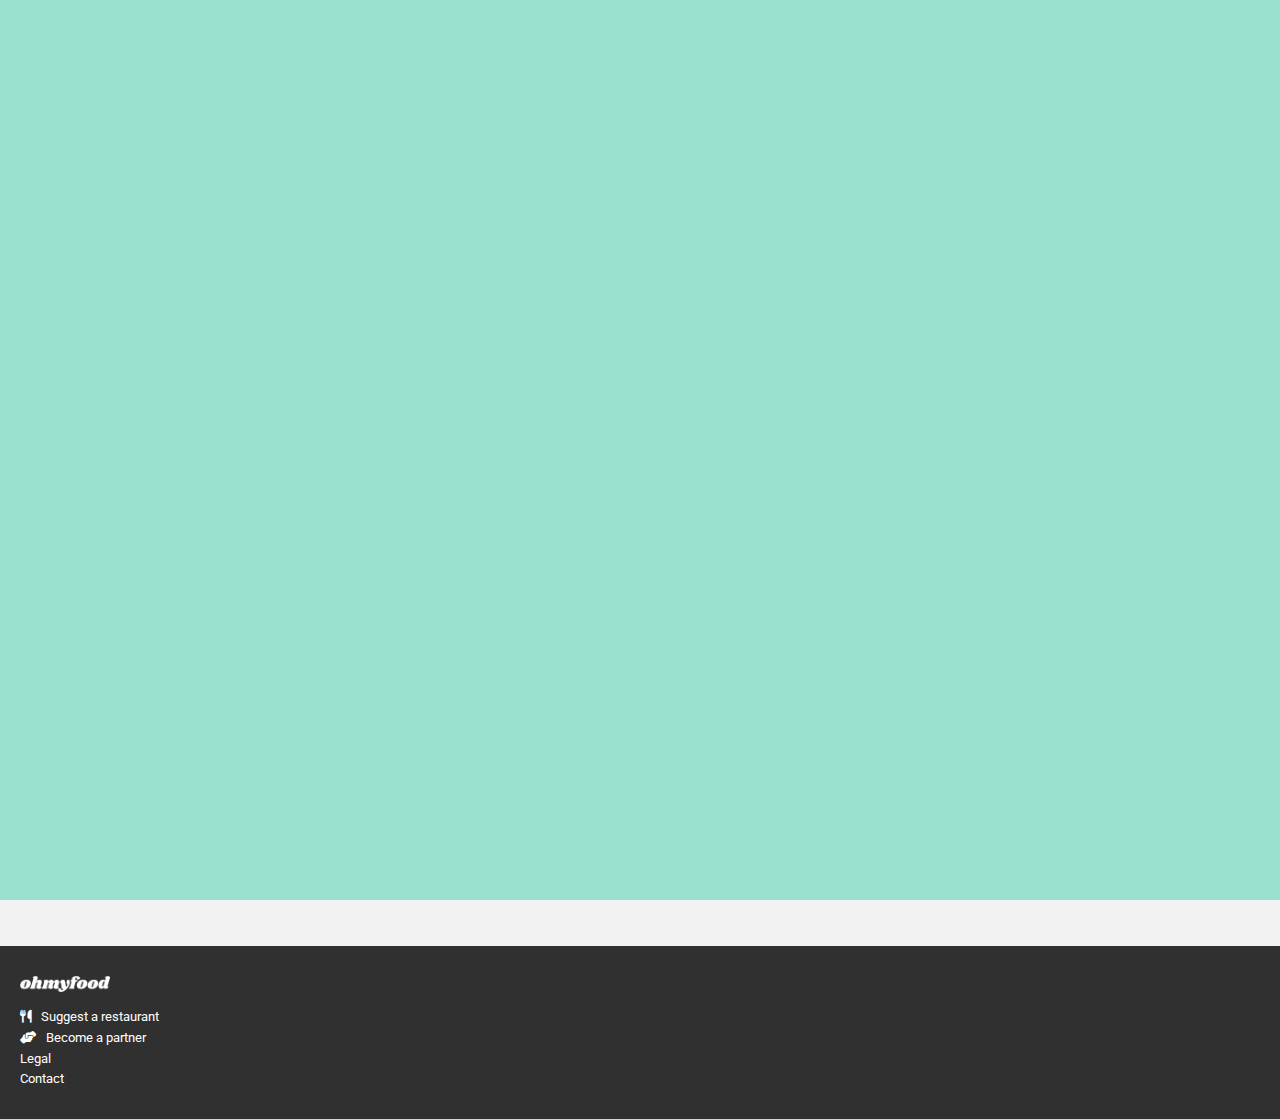
<file: index.html>
<!DOCTYPE html>
<html lang="en">

<head>
    <!--General Info-->
    <title>Oh my food</title>
    <meta charset="UTF-8">
    <meta http-equiv="X-UA-Compatible" content="IE=edge">
    <meta name="viewport" content="width=device width, initial-scale=1.0">
    <meta name="description" content="Discover top-of-the-art restaurants we picked for you">

    <!--Link to CSS Folder ("STYLESHEET")-->
    <link href="css/normalize.css" type="text/css" rel="stylesheet">
    <link href="css/style.min.css" type="text/css" rel="stylesheet">

    <!--Link to Font-->
    <link rel="preconnect" href="https://fonts.googleapis.com">
    <link rel="preconnect" href="https://fonts.gstatic.com" crossorigin>
    <link href="https://fonts.googleapis.com/css2?family=Shrikhand&display=swap" rel="stylesheet">
    <link rel="preconnect" href="https://fonts.googleapis.com">
    <link rel="preconnect" href="https://fonts.gstatic.com" crossorigin>
    <link
        href="https://fonts.googleapis.com/css2?family=Roboto:ital,wght@0,100;0,300;0,400;0,500;0,700;0,900;1,400;1,500;1,700;1,900&display=swap"
        rel="stylesheet">

    <!--Link to Font Awesome-->
    <link rel="stylesheet" href="https://cdnjs.cloudflare.com/ajax/libs/font-awesome/6.3.0/css/all.min.css" />
</head>

<body id="homepage">
    <div class="page-animation">
        <div class="page-animation__loader">
            <span></span>
        </div>
    </div>

    <!--Header Section-->
    <header class="main-header">
        <img src="images/ohmyfood.png" alt="Oh my food">
    </header>

    <!--Location Section-->
    <div class="location">
        <i class="fa-sharp fa-solid fa-location-dot location-icon"></i>
        <p>Paris, Belleville</p>
    </div>

    <!--Hero Section-->
    <div class="hero">
        <div class="hero__container">
            <h3 class="hero__headline">Book the menu you like</h3>
            <span class="hero__subheadline">Discover top-of-the-art restaurants we <br> picked for you</span>
            <a href="#" class="hero__button">Explore our restaurants</a>
        </div>
    </div>

    <!--Info Section-->
    <section class="info">
        <h3>How it works</h3>
        <ul class="list-group">
            <!-- li:nth-child(1)-->
            <li>
                <a href="#">
                    <div class="list-group__number">1</div>
                    <div class="list-group__icon">
                        <i class="fa-solid fa-mobile-screen-button"></i>
                    </div>
                    <span class="list-group__text">Choose a restaurant</span>
                </a>
            </li>
            <!-- li:nth-child(2)-->
            <li>
                <a href="#">
                    <div class="list-group__number">2</div>
                    <div class="list-group__icon">
                        <i class="fa-sharp fa-solid fa-list-ul"></i>
                    </div>
                    <span class="list-group__text">Create your menu</span>
                </a>
            </li>
            <!-- li:nth-child(3)-->
            <li>
                <a href="#">
                    <div class="list-group__number">3</div>
                    <div class="list-group__icon">
                        <i class="fa-solid fa-store"></i>
                    </div>
                    <span class="list-group__text">Go enjoy it at the restaurant</span>
                </a>
            </li>
        </ul>
    </section>

    <!--Main Section-->
    <section class="restaurants">
        <header class="restaurants__header">
            <h3>Restaurants</h3>
        </header>
        <div class="restaurant-cards">
            <article class="cards">
                <a href="menu1.html">
                    <div class="cards__img">
                        <img src="images/jay-wennington-N_Y88TWmGwA-unsplash.jpg" alt="The Full Palette">
                    </div>
                    <div class="cards__image-text">
                        <h4>New</h4>
                    </div>
                    <div class="cards__body">
                        <h4>The Full Palette</h4>
                        <p>New York</p>
                        <i class="fa-regular fa-heart"></i>
                        <i class="fa-solid fa-heart"></i>

                    </div>
                </a>
            </article>

            <article class="cards">
                <a href="./menu2.html">
                    <div class="cards__img">
                        <img src="images/stil-u2Lp8tXIcjw-unsplash.jpg" alt="The Enchanted Plate">
                    </div>
                    <div class="cards__image-text">
                        <h4>New</h4>
                    </div>
                    <div class="cards__body">
                        <h4>The Enchanted Plate</h4>
                        <p>New York</p>
                        <i class="fa-regular fa-heart"></i>
                        <i class="fa-solid fa-heart"></i>
                    </div>
                </a>
            </article>

            <article class="cards">
                <a href="./menu3.html">
                    <div class="cards__img">
                        <img src="images/toa-heftiba-DQKerTsQwi0-unsplash.jpg" alt="Bastille">
                    </div>
                    <div class="cards__body">
                        <h4>Bastille</h4>
                        <p>New York</p>
                        <i class="fa-regular fa-heart"></i>
                        <i class="fa-solid fa-heart"></i>
                    </div>
                </a>
            </article>

            <article class="cards">
                <a href="./menu4.html">
                    <div class="cards__img">
                        <img src="images/louis-hansel-shotsoflouis-qNBGVyOCY8Q-unsplash.jpg" alt="Le Gourmand">
                    </div>
                    <div class="cards__body">
                        <h4>Le Gourmand</h4>
                        <p>New York</p>
                        <i class="fa-regular fa-heart"></i>
                        <i class="fa-solid fa-heart"></i>
                    </div>
                </a>
            </article>
        </div>
    </section>

    <!--Footer-->
    <footer>
        <div class="main-footer">
            <img src="images/ohmyfood.png" alt="Oh my food">
            <ul class="footer-list">
                <!-- li:nth-child(1)-->
                <li>
                    <a href="#"><i class="fa-solid fa-utensils"></i>Suggest a restaurant</a>
                </li>

                <!-- li:nth-child(2)-->
                <li>
                    <a href="#"><i class="fa-solid fa-handshake-angle"></i>Become a partner</a>
                </li>

                <!-- li:nth-child(3)-->
                <li>
                    <a href="#">Legal</a>
                </li>

                <!-- li:nth-child(4)-->
                <li>
                    <a href="mailto:andreeagatu58@yahoo.com">Contact</a>
                </li>
            </ul>
        </div>
    </footer>
</body>

</html>
</file>
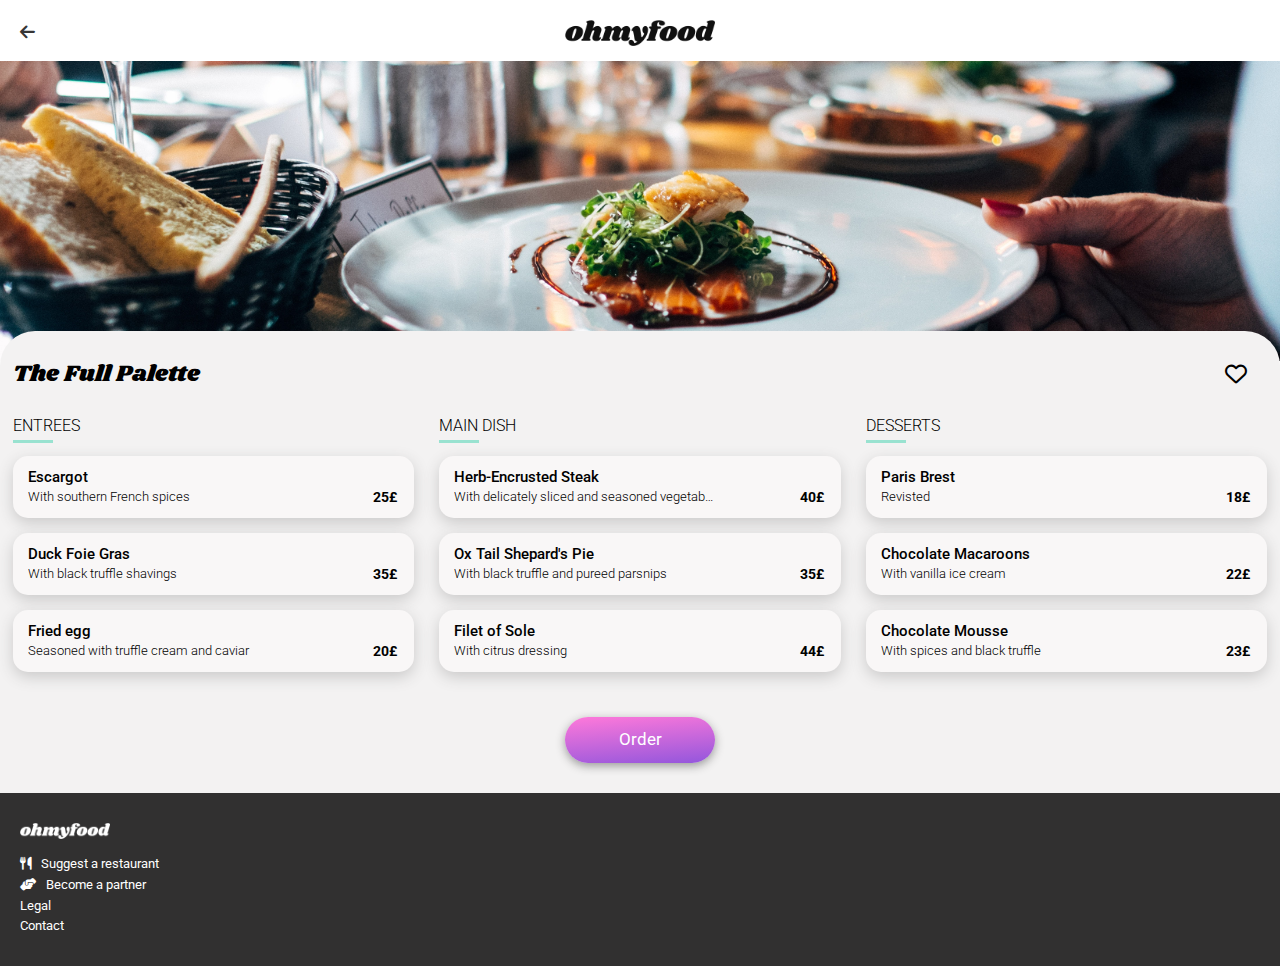
<file: menu1.html>
<!DOCTYPE html>
<html lang="en">

<head>
    <!--General Info-->
    <title>The Full Palette</title>
    <meta charset="UTF-8">
    <meta http-equiv="X-UA-Compatible" content="IE=edge">
    <meta name="viewport" content="width=device width, initial-scale=1.0">
    <meta name="description" content="Discover top-of-the-art restaurants we picked for you">

    <!--Link to CSS Folder ("STYLESHEET")-->
    <link href="css/normalize.css" type="text/css" rel="stylesheet">
    <link href="css/style.css" type="text/css" rel="stylesheet">

    <!--Link to Font-->
    <link rel="preconnect" href="https://fonts.googleapis.com">
    <link rel="preconnect" href="https://fonts.gstatic.com" crossorigin>
    <link href="https://fonts.googleapis.com/css2?family=Shrikhand&display=swap" rel="stylesheet">
    <link rel="preconnect" href="https://fonts.googleapis.com">
    <link rel="preconnect" href="https://fonts.gstatic.com" crossorigin>
    <link
        href="https://fonts.googleapis.com/css2?family=Roboto:ital,wght@0,100;0,300;0,400;0,500;0,700;0,900;1,400;1,500;1,700;1,900&display=swap"
        rel="stylesheet">

    <!--Link to Font Awesome-->
    <link rel="stylesheet" href="https://cdnjs.cloudflare.com/ajax/libs/font-awesome/6.3.0/css/all.min.css" />
</head>

<body id="the-full-palette">
    <!--Header Section-->
    <header class="main-header">
        <a href="./index.html">
            <i class="fa-sharp fa-solid fa-arrow-left"></i>
        </a>
        <img src="images/ohmyfood.png" alt="Oh my food">
    </header>
    <div class="banner">
        <img src="images/jay-wennington-N_Y88TWmGwA-unsplash.jpg" alt="The Full Palette">
    </div>

    <!--Main Section-->
    <section class="menu">
        <div class="menu-header">
            <h2>The Full Palette</h2>
            <i class="fa-regular fa-heart"></i>
            <i class="fa-solid fa-heart"></i>
        </div>

        <div class="menu-parent">
            <div class="menu-parent__category">
                <h3>ENTREES</h3>
                <div class="menu-item">
                    <div class="menu-item__description">
                        <h4>Escargot</h4>
                        <p>With southern French spices</p>
                    </div>
                    <span class="menu-item__price">25£</span>
                    <div class="menu-item__check">
                        <i class="fa-solid fa-check"></i>
                    </div>
                </div>

                <div class="menu-item">
                    <div class="menu-item__description">
                        <h4>Duck Foie Gras</h4>
                        <p>With black truffle shavings</p>
                    </div>
                    <span class="menu-item__price">35£</span>
                    <div class="menu-item__check">
                        <i class="fa-solid fa-check"></i>
                    </div>
                </div>

                <div class="menu-item">
                    <div class="menu-item__description">
                        <h4>Fried egg</h4>
                        <p>Seasoned with truffle cream and caviar</p>
                    </div>
                    <span class="menu-item__price">20£</span>
                    <div class="menu-item__check">
                        <i class="fa-solid fa-check"></i>
                    </div>
                </div>
            </div>

            <div class="menu-parent__category">
                <h3>MAIN DISH</h3>
                <div class="menu-item">
                    <div class="menu-item__description">
                        <h4>Herb-Encrusted Steak</h4>
                        <p>With delicately sliced and seasoned vegetables</p>
                    </div>
                    <span class="menu-item__price">40£</span>
                    <div class="menu-item__check">
                        <i class="fa-solid fa-check"></i>
                    </div>
                </div>

                <div class="menu-item">
                    <div class="menu-item__description">
                        <h4>Ox Tail Shepard's Pie</h4>
                        <p>With black truffle and pureed parsnips</p>
                    </div>
                    <span class="menu-item__price">35£</span>
                    <div class="menu-item__check">
                        <i class="fa-solid fa-check"></i>
                    </div>
                </div>

                <div class="menu-item">
                    <div class="menu-item__description">
                        <h4>Filet of Sole</h4>
                        <p>With citrus dressing</p>
                    </div>
                    <span class="menu-item__price">44£</span>
                    <div class="menu-item__check">
                        <i class="fa-solid fa-check"></i>
                    </div>
                </div>
            </div>

            <div class="menu-parent__category">
                <h3>DESSERTS</h3>
                <div class="menu-item">
                    <div class="menu-item__description">
                        <h4>Paris Brest</h4>
                        <p>Revisted</p>
                    </div>
                    <span class="menu-item__price">18£</span>
                    <div class="menu-item__check">
                        <i class="fa-solid fa-check"></i>
                    </div>
                </div>

                <div class="menu-item">
                    <div class="menu-item__description">
                        <h4>Chocolate Macaroons</h4>
                        <p>With vanilla ice cream</p>
                    </div>
                    <span class="menu-item__price">22£</span>
                    <div class="menu-item__check">
                        <i class="fa-solid fa-check"></i>
                    </div>
                </div>

                <div class="menu-item">
                    <div class="menu-item__description">
                        <h4>Chocolate Mousse</h4>
                        <p>With spices and black truffle</p>
                    </div>
                    <span class="menu-item__price">23£</span>
                    <div class="menu-item__check">
                        <i class="fa-solid fa-check"></i>
                    </div>
                </div>
            </div>
        </div>
        <div class="order">
            <a href="#" class="order-btn">Order</a>
        </div>
    </section>

    <!--Footer-->
    <footer>
        <div class="main-footer">
            <img src="images/ohmyfood.png" alt="Oh my food">
            <ul class="footer-list">
                <!-- li:nth-child(1)-->
                <li>
                    <a href="#"><i class="fa-solid fa-utensils"></i>Suggest a restaurant</a>
                </li>

                <!-- li:nth-child(2)-->
                <li>
                    <a href="#"><i class="fa-solid fa-handshake-angle"></i>Become a partner</a>
                </li>

                <!-- li:nth-child(3)-->
                <li>
                    <a href="#">Legal</a>
                </li>

                <!-- li:nth-child(4)-->
                <li>
                    <a href="mailto:andreeagatu58@yahoo.com">Contact</a>
                </li>
            </ul>
        </div>
    </footer>
</body>
</file>
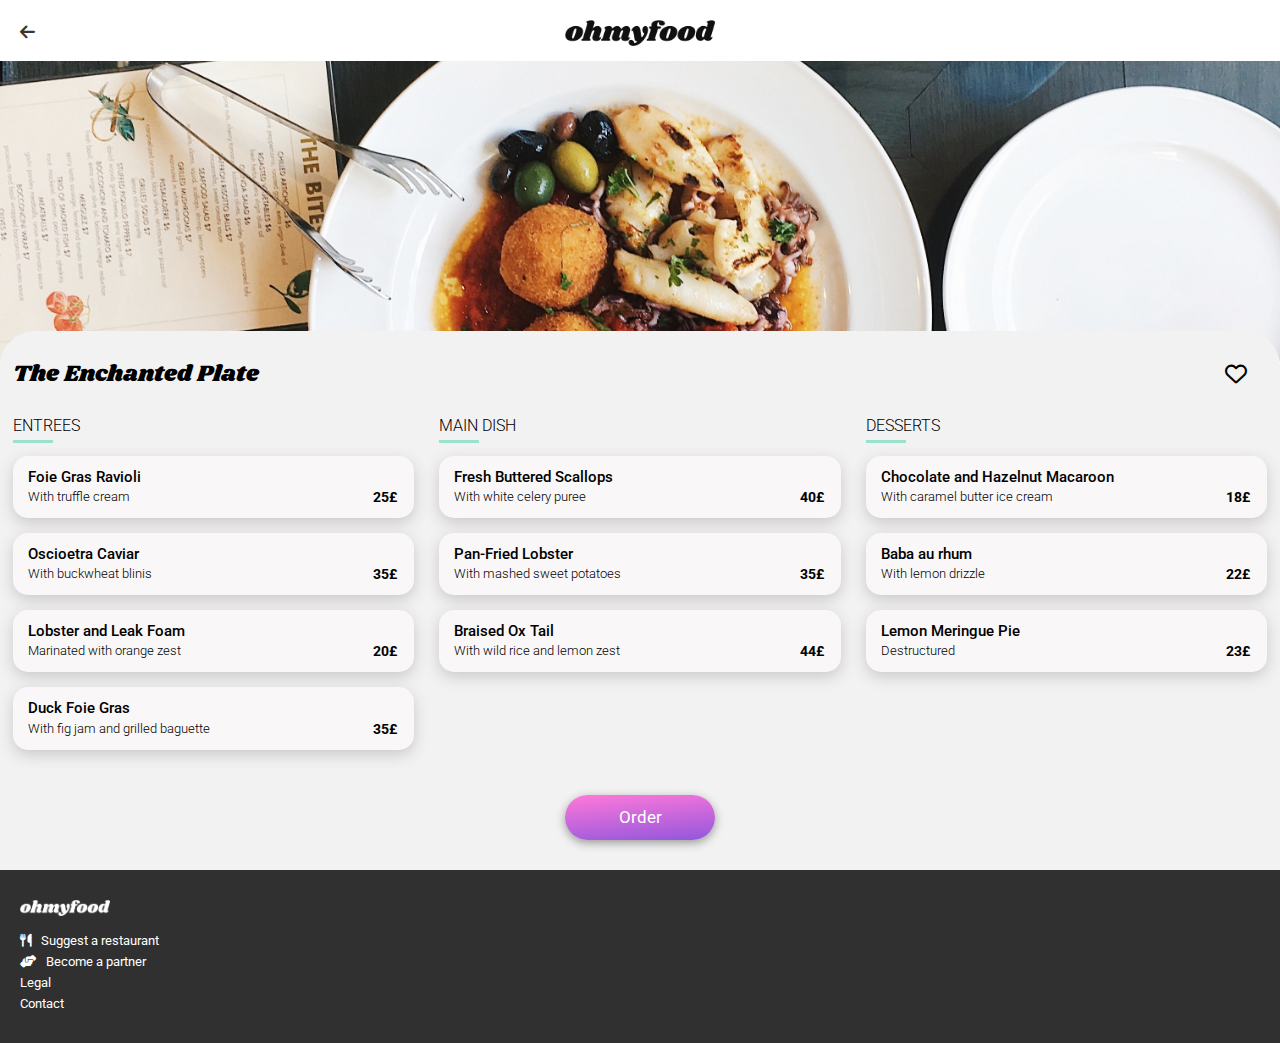
<file: menu2.html>
<!DOCTYPE html>
<html lang="en">

<head>
    <!--General Info-->
    <title>The Full Palette</title>
    <meta charset="UTF-8">
    <meta http-equiv="X-UA-Compatible" content="IE=edge">
    <meta name="viewport" content="width=device width, initial-scale=1.0">
    <meta name="description" content="Discover top-of-the-art restaurants we picked for you">

    <!--Link to CSS Folder ("STYLESHEET")-->
    <link href="css/normalize.css" type="text/css" rel="stylesheet">
    <link href="css/style.css" type="text/css" rel="stylesheet">

    <!--Link to Font-->
    <link rel="preconnect" href="https://fonts.googleapis.com">
    <link rel="preconnect" href="https://fonts.gstatic.com" crossorigin>
    <link href="https://fonts.googleapis.com/css2?family=Shrikhand&display=swap" rel="stylesheet">
    <link rel="preconnect" href="https://fonts.googleapis.com">
    <link rel="preconnect" href="https://fonts.gstatic.com" crossorigin>
    <link
        href="https://fonts.googleapis.com/css2?family=Roboto:ital,wght@0,100;0,300;0,400;0,500;0,700;0,900;1,400;1,500;1,700;1,900&display=swap"
        rel="stylesheet">

    <!--Link to Font Awesome-->
    <link rel="stylesheet" href="https://cdnjs.cloudflare.com/ajax/libs/font-awesome/6.3.0/css/all.min.css" />
</head>

<body id="the-enchanted-plate">
    <!--Header Section-->
    <header class="main-header">
        <a href="./index.html">
            <i class="fa-sharp fa-solid fa-arrow-left"></i>
        </a>
        <img src="images/ohmyfood.png" alt="Oh my food">
    </header>
    <div class="banner">
        <img src="images/stil-u2Lp8tXIcjw-unsplash.jpg" alt="The Enchanted Plate">
    </div>

    <!--Main Section-->
    <section class="menu">
        <div class="menu-header">
            <h2>The Enchanted Plate</h2>
            <i class="fa-regular fa-heart"></i>
            <i class="fa-solid fa-heart"></i>
        </div>

        <div class="menu-parent">
            <div class="menu-parent__category">
                <h3>ENTREES</h3>
                <div class="menu-item">
                    <div class="menu-item__description">
                        <h4>Foie Gras Ravioli</h4>
                        <p>With truffle cream</p>
                    </div>
                    <span class="menu-item__price">25£</span>
                    <div class="menu-item__check">
                        <i class="fa-solid fa-check"></i>
                    </div>
                </div>

                <div class="menu-item">
                    <div class="menu-item__description">
                        <h4>Oscioetra Caviar</h4>
                        <p>With buckwheat blinis</p>
                    </div>
                    <span class="menu-item__price">35£</span>
                    <div class="menu-item__check">
                        <i class="fa-solid fa-check"></i>
                    </div>
                </div>

                <div class="menu-item">
                    <div class="menu-item__description">
                        <h4>Lobster and Leak Foam</h4>
                        <p>Marinated with orange zest</p>
                    </div>
                    <span class="menu-item__price">20£</span>
                    <div class="menu-item__check">
                        <i class="fa-solid fa-check"></i>
                    </div>
                </div>

                <div class="menu-item">
                    <div class="menu-item__description">
                        <h4>Duck Foie Gras</h4>
                        <p>With fig jam and grilled baguette</p>
                    </div>
                    <span class="menu-item__price">35£</span>
                    <div class="menu-item__check">
                        <i class="fa-solid fa-check"></i>
                    </div>
                </div>
            </div>

            <div class="menu-parent__category">
                <h3>MAIN DISH</h3>
                <div class="menu-item">
                    <div class="menu-item__description">
                        <h4>Fresh Buttered Scallops</h4>
                        <p>With white celery puree</p>
                    </div>
                    <span class="menu-item__price">40£</span>
                    <div class="menu-item__check">
                        <i class="fa-solid fa-check"></i>
                    </div>
                </div>

                <div class="menu-item">
                    <div class="menu-item__description">
                        <h4>Pan-Fried Lobster</h4>
                        <p>With mashed sweet potatoes</p>
                    </div>
                    <span class="menu-item__price">35£</span>
                    <div class="menu-item__check">
                        <i class="fa-solid fa-check"></i>
                    </div>
                </div>

                <div class="menu-item">
                    <div class="menu-item__description">
                        <h4>Braised Ox Tail</h4>
                        <p>With wild rice and lemon zest</p>
                    </div>
                    <span class="menu-item__price">44£</span>
                    <div class="menu-item__check">
                        <i class="fa-solid fa-check"></i>
                    </div>
                </div>
            </div>

            <div class="menu-parent__category">
                <h3>DESSERTS</h3>
                <div class="menu-item">
                    <div class="menu-item__description">
                        <h4>Chocolate and Hazelnut Macaroon</h4>
                        <p>With caramel butter ice cream</p>
                    </div>
                    <span class="menu-item__price">18£</span>
                    <div class="menu-item__check">
                        <i class="fa-solid fa-check"></i>
                    </div>
                </div>

                <div class="menu-item">
                    <div class="menu-item__description">
                        <h4>Baba au rhum</h4>
                        <p>With lemon drizzle</p>
                    </div>
                    <span class="menu-item__price">22£</span>
                    <div class="menu-item__check">
                        <i class="fa-solid fa-check"></i>
                    </div>
                </div>

                <div class="menu-item">
                    <div class="menu-item__description">
                        <h4>Lemon Meringue Pie</h4>
                        <p>Destructured</p>
                    </div>
                    <span class="menu-item__price">23£</span>
                    <div class="menu-item__check">
                        <i class="fa-solid fa-check"></i>
                    </div>
                </div>
            </div>
        </div>
        <div class="order">
            <a href="#" class="order-btn">Order</a>
        </div>
    </section>

    <!--Footer-->
    <footer>
        <div class="main-footer">
            <img src="images/ohmyfood.png" alt="Oh my food">
            <ul class="footer-list">
                <!-- li:nth-child(1)-->
                <li>
                    <a href="#"><i class="fa-solid fa-utensils"></i>Suggest a restaurant</a>
                </li>

                <!-- li:nth-child(2)-->
                <li>
                    <a href="#"><i class="fa-solid fa-handshake-angle"></i>Become a partner</a>
                </li>

                <!-- li:nth-child(3)-->
                <li>
                    <a href="#">Legal</a>
                </li>

                <!-- li:nth-child(4)-->
                <li>
                    <a href="mailto:andreeagatu58@yahoo.com">Contact</a>
                </li>
            </ul>
        </div>
    </footer>

</body>
</file>
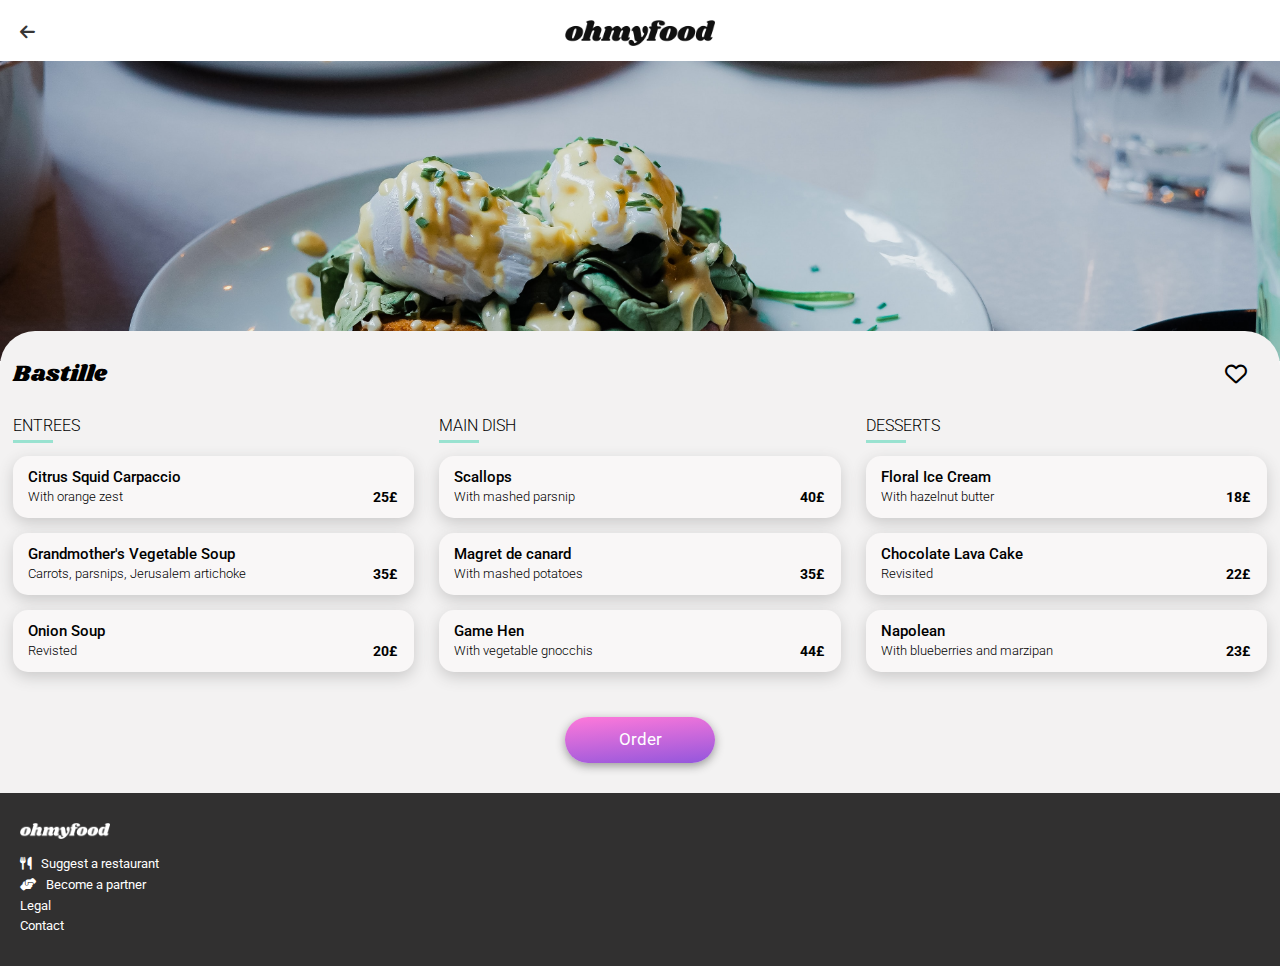
<file: menu3.html>
<!DOCTYPE html>
<html lang="en">

<head>
    <!--General Info-->
    <title>The Full Palette</title>
    <meta charset="UTF-8">
    <meta http-equiv="X-UA-Compatible" content="IE=edge">
    <meta name="viewport" content="width=device width, initial-scale=1.0">
    <meta name="description" content="Discover top-of-the-art restaurants we picked for you">

    <!--Link to CSS Folder ("STYLESHEET")-->
    <link href="css/normalize.css" type="text/css" rel="stylesheet">
    <link href="css/style.css" type="text/css" rel="stylesheet">

    <!--Link to Font-->
    <link rel="preconnect" href="https://fonts.googleapis.com">
    <link rel="preconnect" href="https://fonts.gstatic.com" crossorigin>
    <link href="https://fonts.googleapis.com/css2?family=Shrikhand&display=swap" rel="stylesheet">
    <link rel="preconnect" href="https://fonts.googleapis.com">
    <link rel="preconnect" href="https://fonts.gstatic.com" crossorigin>
    <link
        href="https://fonts.googleapis.com/css2?family=Roboto:ital,wght@0,100;0,300;0,400;0,500;0,700;0,900;1,400;1,500;1,700;1,900&display=swap"
        rel="stylesheet">

    <!--Link to Font Awesome-->
    <link rel="stylesheet" href="https://cdnjs.cloudflare.com/ajax/libs/font-awesome/6.3.0/css/all.min.css" />
</head>

<body id="bastille">
    <!--Header Section-->
    <header class="main-header">
        <a href="./index.html">
            <i class="fa-sharp fa-solid fa-arrow-left"></i>
        </a>
        <img src="images/ohmyfood.png" alt="Oh my food">
    </header>
    <div class="banner">
        <img src="images/toa-heftiba-DQKerTsQwi0-unsplash.jpg" alt="Bastille">
    </div>

    <!--Main Section-->
    <section class="menu">
        <div class="menu-header">
            <h2>Bastille</h2>
            <i class="fa-regular fa-heart"></i>
            <i class="fa-solid fa-heart"></i>
        </div>

        <div class="menu-parent">
            <div class="menu-parent__category">
                <h3>ENTREES</h3>
                <div class="menu-item">
                    <div class="menu-item__description">
                        <h4>Citrus Squid Carpaccio</h4>
                        <p>With orange zest</p>
                    </div>
                    <span class="menu-item__price">25£</span>
                    <div class="menu-item__check">
                        <i class="fa-solid fa-check"></i>
                    </div>
                </div>

                <div class="menu-item">
                    <div class="menu-item__description">
                        <h4>Grandmother's Vegetable Soup</h4>
                        <p>Carrots, parsnips, Jerusalem artichoke</p>
                    </div>
                    <span class="menu-item__price">35£</span>
                    <div class="menu-item__check">
                        <i class="fa-solid fa-check"></i>
                    </div>
                </div>

                <div class="menu-item">
                    <div class="menu-item__description">
                        <h4>Onion Soup</h4>
                        <p>Revisted</p>
                    </div>
                    <span class="menu-item__price">20£</span>
                    <div class="menu-item__check">
                        <i class="fa-solid fa-check"></i>
                    </div>
                </div>
            </div>

            <div class="menu-parent__category">
                <h3>MAIN DISH</h3>
                <div class="menu-item">
                    <div class="menu-item__description">
                        <h4>Scallops</h4>
                        <p>With mashed parsnip</p>
                    </div>
                    <span class="menu-item__price">40£</span>
                    <div class="menu-item__check">
                        <i class="fa-solid fa-check"></i>
                    </div>
                </div>

                <div class="menu-item">
                    <div class="menu-item__description">
                        <h4>Magret de canard</h4>
                        <p>With mashed potatoes</p>
                    </div>
                    <span class="menu-item__price">35£</span>
                    <div class="menu-item__check">
                        <i class="fa-solid fa-check"></i>
                    </div>
                </div>

                <div class="menu-item">
                    <div class="menu-item__description">
                        <h4>Game Hen</h4>
                        <p>With vegetable gnocchis</p>
                    </div>
                    <span class="menu-item__price">44£</span>
                    <div class="menu-item__check">
                        <i class="fa-solid fa-check"></i>
                    </div>
                </div>
            </div>

            <div class="menu-parent__category">
                <h3>DESSERTS</h3>
                <div class="menu-item">
                    <div class="menu-item__description">
                        <h4>Floral Ice Cream</h4>
                        <p>With hazelnut butter</p>
                    </div>
                    <span class="menu-item__price">18£</span>
                    <div class="menu-item__check">
                        <i class="fa-solid fa-check"></i>
                    </div>
                </div>

                <div class="menu-item">
                    <div class="menu-item__description">
                        <h4>Chocolate Lava Cake</h4>
                        <p>Revisited</p>
                    </div>
                    <span class="menu-item__price">22£</span>
                    <div class="menu-item__check">
                        <i class="fa-solid fa-check"></i>
                    </div>
                </div>

                <div class="menu-item">
                    <div class="menu-item__description">
                        <h4>Napolean</h4>
                        <p>With blueberries and marzipan</p>
                    </div>
                    <span class="menu-item__price">23£</span>
                    <div class="menu-item__check">
                        <i class="fa-solid fa-check"></i>
                    </div>
                </div>
            </div>
        </div>
        <div class="order">
            <a href="#" class="order-btn">Order</a>
        </div>
    </section>

    <!--Footer-->
    <footer>
        <div class="main-footer">
            <img src="images/ohmyfood.png" alt="Oh my food">
            <ul class="footer-list">
                <!-- li:nth-child(1)-->
                <li>
                    <a href="#"><i class="fa-solid fa-utensils"></i>Suggest a restaurant</a>
                </li>

                <!-- li:nth-child(2)-->
                <li>
                    <a href="#"><i class="fa-solid fa-handshake-angle"></i>Become a partner</a>
                </li>

                <!-- li:nth-child(3)-->
                <li>
                    <a href="#">Legal</a>
                </li>

                <!-- li:nth-child(4)-->
                <li>
                    <a href="mailto:andreeagatu58@yahoo.com">Contact</a>
                </li>
            </ul>
        </div>
    </footer>

</body>
</file>
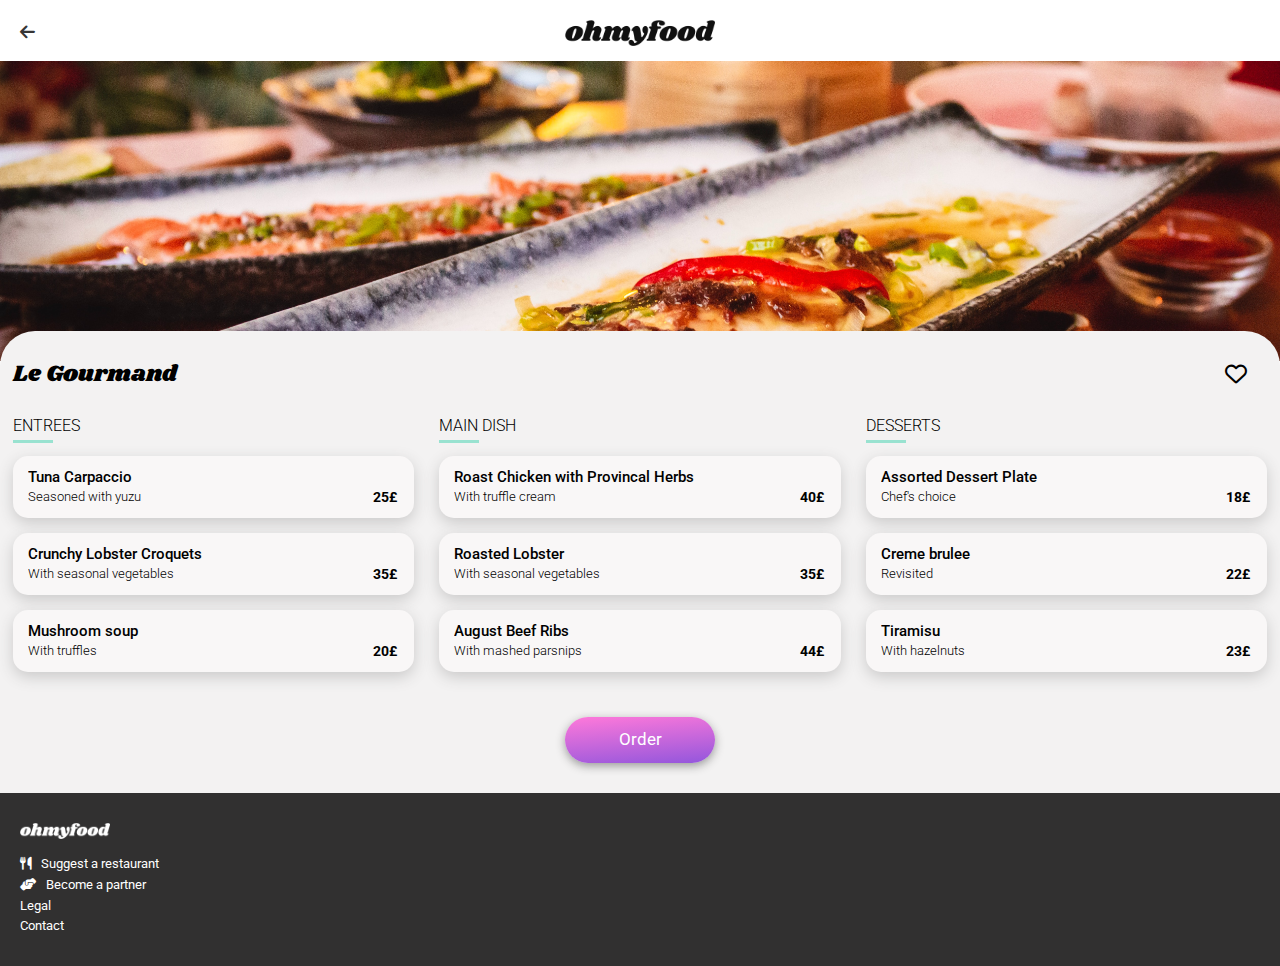
<file: menu4.html>
<!DOCTYPE html>
<html lang="en">

<head>
    <!--General Info-->
    <title>The Full Palette</title>
    <meta charset="UTF-8">
    <meta http-equiv="X-UA-Compatible" content="IE=edge">
    <meta name="viewport" content="width=device width, initial-scale=1.0">
    <meta name="description" content="Discover top-of-the-art restaurants we picked for you">

    <!--Link to CSS Folder ("STYLESHEET")-->
    <link href="css/normalize.css" type="text/css" rel="stylesheet">
    <link href="css/style.css" type="text/css" rel="stylesheet">

    <!--Link to Font-->
    <link rel="preconnect" href="https://fonts.googleapis.com">
    <link rel="preconnect" href="https://fonts.gstatic.com" crossorigin>
    <link href="https://fonts.googleapis.com/css2?family=Shrikhand&display=swap" rel="stylesheet">
    <link rel="preconnect" href="https://fonts.googleapis.com">
    <link rel="preconnect" href="https://fonts.gstatic.com" crossorigin>
    <link
        href="https://fonts.googleapis.com/css2?family=Roboto:ital,wght@0,100;0,300;0,400;0,500;0,700;0,900;1,400;1,500;1,700;1,900&display=swap"
        rel="stylesheet">

    <!--Link to Font Awesome-->
    <link rel="stylesheet" href="https://cdnjs.cloudflare.com/ajax/libs/font-awesome/6.3.0/css/all.min.css" />
</head>

<body id="le-gourmand">
    <!--Header Section-->
    <header class="main-header">
        <a href="./index.html">
            <i class="fa-sharp fa-solid fa-arrow-left"></i>
        </a>
        <img src="images/ohmyfood.png" alt="Oh my food">
    </header>
    <div class="banner">
        <img src="images/louis-hansel-shotsoflouis-qNBGVyOCY8Q-unsplash.jpg" alt="Le Gourmand">
    </div>

    <!--Main Section-->
    <section class="menu">
        <div class="menu-header">
            <h2>Le Gourmand</h2>
            <i class="fa-regular fa-heart"></i>
            <i class="fa-solid fa-heart"></i>
        </div>

        <div class="menu-parent">
            <div class="menu-parent__category">
                <h3>ENTREES</h3>
                <div class="menu-item">
                    <div class="menu-item__description">
                        <h4>Tuna Carpaccio</h4>
                        <p>Seasoned with yuzu</p>
                    </div>
                    <span class="menu-item__price">25£</span>
                    <div class="menu-item__check">
                        <i class="fa-solid fa-check"></i>
                    </div>
                </div>

                <div class="menu-item">
                    <div class="menu-item__description">
                        <h4>Crunchy Lobster Croquets</h4>
                        <p>With seasonal vegetables</p>
                    </div>
                    <span class="menu-item__price">35£</span>
                    <div class="menu-item__check">
                        <i class="fa-solid fa-check"></i>
                    </div>
                </div>

                <div class="menu-item">
                    <div class="menu-item__description">
                        <h4>Mushroom soup</h4>
                        <p>With truffles</p>
                    </div>
                    <span class="menu-item__price">20£</span>
                    <div class="menu-item__check">
                        <i class="fa-solid fa-check"></i>
                    </div>
                </div>
            </div>

            <div class="menu-parent__category">
                <h3>MAIN DISH</h3>
                <div class="menu-item">
                    <div class="menu-item__description">
                        <h4>Roast Chicken with Provincal Herbs </h4>
                        <p>With truffle cream</p>
                    </div>
                    <span class="menu-item__price">40£</span>
                    <div class="menu-item__check">
                        <i class="fa-solid fa-check"></i>
                    </div>
                </div>

                <div class="menu-item">
                    <div class="menu-item__description">
                        <h4>Roasted Lobster</h4>
                        <p>With seasonal vegetables</p>
                    </div>
                    <span class="menu-item__price">35£</span>
                    <div class="menu-item__check">
                        <i class="fa-solid fa-check"></i>
                    </div>
                </div>

                <div class="menu-item">
                    <div class="menu-item__description">
                        <h4>August Beef Ribs</h4>
                        <p>With mashed parsnips</p>
                    </div>
                    <span class="menu-item__price">44£</span>
                    <div class="menu-item__check">
                        <i class="fa-solid fa-check"></i>
                    </div>
                </div>
            </div>

            <div class="menu-parent__category">
                <h3>DESSERTS</h3>
                <div class="menu-item">
                    <div class="menu-item__description">
                        <h4>Assorted Dessert Plate</h4>
                        <p>Chef's choice</p>
                    </div>
                    <span class="menu-item__price">18£</span>
                    <div class="menu-item__check">
                        <i class="fa-solid fa-check"></i>
                    </div>
                </div>

                <div class="menu-item">
                    <div class="menu-item__description">
                        <h4>Creme brulee</h4>
                        <p>Revisited</p>
                    </div>
                    <span class="menu-item__price">22£</span>
                    <div class="menu-item__check">
                        <i class="fa-solid fa-check"></i>
                    </div>
                </div>

                <div class="menu-item">
                    <div class="menu-item__description">
                        <h4>Tiramisu</h4>
                        <p>With hazelnuts</p>
                    </div>
                    <span class="menu-item__price">23£</span>
                    <div class="menu-item__check">
                        <i class="fa-solid fa-check"></i>
                    </div>
                </div>
            </div>
        </div>
        <div class="order">
            <a href="#" class="order-btn">Order</a>
        </div>
    </section>

    <!--Footer-->
    <footer>
        <div class="main-footer">
            <img src="images/ohmyfood.png" alt="Oh my food">
            <ul class="footer-list">
                <!-- li:nth-child(1)-->
                <li>
                    <a href="#"><i class="fa-solid fa-utensils"></i>Suggest a restaurant</a>
                </li>

                <!-- li:nth-child(2)-->
                <li>
                    <a href="#"><i class="fa-solid fa-handshake-angle"></i>Become a partner</a>
                </li>

                <!-- li:nth-child(3)-->
                <li>
                    <a href="#">Legal</a>
                </li>

                <!-- li:nth-child(4)-->
                <li>
                    <a href="mailto:andreeagatu58@yahoo.com">Contact</a>
                </li>
            </ul>
        </div>
    </footer>

</body>
</file>
<file: css/style.css>
@keyframes menu-appear {
  0% {
    transform: translateY(50%);
    opacity: 0;
  }

  100% {
    transform: translateY(0);
    opacity: 1;
  }
}

@keyframes end-loader {
  0% {
    opacity: 1;
  }

  100% {
    transform: scale(0);
    opacity: 0;
  }
}

@keyframes ring {
  0% {
    transform: rotate(0deg);
    box-shadow: 1px 5px 2px #9356DC;
  }

  50% {
    transform: rotate(180deg);
    box-shadow: 1px 5px 2px #FF79DA;
  }

  100% {
    transform: rotate(360deg);
    box-shadow: 1px 5px 2px #38d5ae;
  }
}

#the-full-palette {
  font-family: "Roboto", sans-serif;
}

#the-full-palette .main-header {
  width: 100%;
  display: flex;
  justify-content: center;
  margin: 20px 0 15px 0;
  position: relative;
}

#the-full-palette .main-header img {
  width: 150px;
}

#the-full-palette .main-header i {
  position: absolute;
  left: 20px;
  top: 3px;
  color: rgb(54, 53, 53);
  font-size: 17px;
}

#the-full-palette .banner img {
  width: 100%;
  height: 210px;
  -o-object-fit: cover;
  object-fit: cover;
  display: block;
}

#the-full-palette .menu {
  position: relative;
  margin-top: -30px;
  padding: 30px 13px;
  background-color: #f3f2f2;
  border-radius: 35px 35px 0 0;
}

#the-full-palette .menu-header {
  display: flex;
  align-items: center;
  position: relative;
}

#the-full-palette .menu-header h2 {
  font-family: "Shrikhand", sans-serif;
  font-size: 23px;
  font-weight: 400;
}

#the-full-palette .menu-header i {
  position: absolute;
  right: 20px;
  font-size: 22px;
  color: black;
}

#the-full-palette .menu-header .fa-solid {
  color: transparent;
  background-image: linear-gradient(40deg, #FF79DA, #9356DC);
  -webkit-background-clip: text;
  opacity: 0;
  transition: all 300ms ease-in-out;
}

#the-full-palette .menu-header .fa-solid:hover {
  opacity: 1;
}

#the-full-palette .menu-header i {
  position: absolute;
  right: 20px;
  font-size: 22px;
  color: black;
}

#the-full-palette .menu-header .fa-solid {
  color: transparent;
  background-image: linear-gradient(40deg, #FF79DA, #9356DC);
  -webkit-background-clip: text;
  opacity: 0;
  transition: all 200ms ease-in-out;
}

#the-full-palette .menu-header .fa-solid:hover {
  opacity: 1;
}

#the-full-palette .menu-parent {
  display: flex;
  flex-direction: column;
  justify-content: space-between;
  padding-top: 30px;
}

#the-full-palette .menu-parent__category {
  margin-bottom: 30px;
}

#the-full-palette .menu-parent__category h3 {
  font-size: 16px;
  font-weight: 300;
  padding-bottom: 20px;
  position: relative;
}

#the-full-palette .menu-parent__category h3::after {
  content: "";
  position: absolute;
  top: 23px;
  left: 0;
  height: 3px;
  width: 40px;
  background-color: #99E2D0;
}

#the-full-palette .menu-item {
  display: flex;
  background-color: #f9f7f7;
  margin-bottom: 15px;
  border-radius: 15px;
  box-shadow: 0 5px 15px #cac9c9;
  overflow: hidden;
  animation: menu-appear 0.8s;
  animation-fill-mode: both;
}

#the-full-palette .menu-item:nth-child(2) {
  animation-delay: 0.4s;
}

#the-full-palette .menu-item:nth-child(3) {
  animation-delay: 0.6s;
}

#the-full-palette .menu-item:nth-child(4) {
  animation-delay: 0.8s;
}

#the-full-palette .menu-item__description {
  padding: 13px 0 13px 15px;
  min-width: 120px;
  width: 65%;
}

#the-full-palette .menu-item__description h4 {
  font-size: 15px;
  font-weight: 500;
  padding-bottom: 4px;
  text-overflow: ellipsis;
  overflow: hidden;
  white-space: nowrap;
}

#the-full-palette .menu-item__description p {
  font-size: 13px;
  font-weight: 300;
  text-overflow: ellipsis;
  overflow: hidden;
  white-space: nowrap;
}

#the-full-palette .menu-item__price {
  margin-left: auto;
  font-weight: bold;
  display: flex;
  align-items: flex-end;
  padding: 13px 17px 13px 5px;
  font-size: 14px;
}

#the-full-palette .menu-item__check {
  background-color: #99E2D0;
  display: inline-flex;
  align-items: center;
  justify-content: center;
  border-radius: 0 15px 15px 0;
  margin-right: -55px;
  width: 55px;
  transition: margin-right 400ms;
}

#the-full-palette .menu-item__check i {
  padding: 4px;
  background-color: #f9f7f7;
  border-radius: 50%;
  color: #99E2D0;
  font-size: 13px;
}

#the-full-palette .menu-item:hover {
  cursor: pointer;
}

#the-full-palette .menu-item:hover .menu-item__check {
  margin-right: 0;
}

#the-full-palette .menu-item:hover i {
  animation: icon-spin 0.5s ease-in-out;
}

@keyframes icon-spin {
  0% {
    transform: rotate(-270deg);
  }

  100% {
    transform: rotate(0);
  }
}

#the-full-palette .order {
  width: 100%;
  display: flex;
  justify-content: center;
}

#the-full-palette .order .order-btn {
  text-decoration: none;
  background-image: linear-gradient(355deg, #9356DC, #FF79DA);
  color: white;
  text-align: center;
  border-radius: 40px;
  box-shadow: 0 3px 10px #999999;
  font-size: 17px;
  cursor: pointer;
  padding: 13px 0;
  width: 150px;
  opacity: 1;
  transition: all 0.5s;
}

#the-full-palette .order :hover {
  box-shadow: 0 5px 10px 2px #717070;
  opacity: 0.9;
}

@media all and (min-width: 993px) {
  #the-full-palette .banner img {
    height: 300px;
  }

  #the-full-palette .menu-parent {
    flex-direction: row;
    justify-content: space-between;
  }

  #the-full-palette .menu-parent__category {
    width: 32%;
  }
}

#the-full-palette footer .main-footer {
  background-color: rgb(49, 48, 48);
  padding: 30px 20px;
}

#the-full-palette footer .main-footer img {
  width: 90px;
  filter: brightness(0) invert(1);
  padding-bottom: 10px;
}

#the-full-palette footer .footer-list {
  list-style: none;
  line-height: 1.3;
}

#the-full-palette footer .footer-list a {
  text-decoration: none;
  color: white;
  font-size: 13px;
}

#the-full-palette footer .fa-utensils {
  padding-right: 10px;
}

#the-full-palette footer .fa-handshake-angle {
  padding-right: 10px;
}

@keyframes menu-appear {
  0% {
    transform: translateY(50%);
    opacity: 0;
  }

  100% {
    transform: translateY(0);
    opacity: 1;
  }
}

@keyframes end-loader {
  0% {
    opacity: 1;
  }

  100% {
    transform: scale(0);
    opacity: 0;
  }
}

@keyframes ring {
  0% {
    transform: rotate(0deg);
    box-shadow: 1px 5px 2px #9356DC;
  }

  50% {
    transform: rotate(180deg);
    box-shadow: 1px 5px 2px #FF79DA;
  }

  100% {
    transform: rotate(360deg);
    box-shadow: 1px 5px 2px #38d5ae;
  }
}

#the-enchanted-plate {
  font-family: "Roboto", sans-serif;
}

#the-enchanted-plate .main-header {
  width: 100%;
  display: flex;
  justify-content: center;
  margin: 20px 0 15px 0;
  position: relative;
}

#the-enchanted-plate .main-header img {
  width: 150px;
}

#the-enchanted-plate .main-header i {
  position: absolute;
  left: 20px;
  top: 3px;
  color: rgb(54, 53, 53);
  font-size: 17px;
}

#the-enchanted-plate .banner img {
  width: 100%;
  height: 210px;
  object-fit: cover;
  display: block;
}

#the-enchanted-plate .menu {
  position: relative;
  margin-top: -30px;
  padding: 30px 13px;
  background-color: #f3f2f2;
  border-radius: 35px 35px 0 0;
}

#the-enchanted-plate .menu-header {
  display: flex;
  align-items: center;
  position: relative;
}

#the-enchanted-plate .menu-header h2 {
  font-family: "Shrikhand", sans-serif;
  font-size: 23px;
  font-weight: 400;
}

#the-enchanted-plate .menu-header i {
  position: absolute;
  right: 20px;
  font-size: 22px;
  color: black;
}

#the-enchanted-plate .menu-header .fa-solid {
  color: transparent;
  background-image: linear-gradient(40deg, #FF79DA, #9356DC);
  -webkit-background-clip: text;
  opacity: 0;
  transition: all 300ms ease-in-out;
}

#the-enchanted-plate .menu-header .fa-solid:hover {
  opacity: 1;
}

#the-enchanted-plate .menu-header i {
  position: absolute;
  right: 20px;
  font-size: 22px;
  color: black;
}

#the-enchanted-plate .menu-header .fa-solid {
  color: transparent;
  background-image: linear-gradient(40deg, #FF79DA, #9356DC);
  -webkit-background-clip: text;
  opacity: 0;
  transition: all 200ms ease-in-out;
}

#the-enchanted-plate .menu-header .fa-solid:hover {
  opacity: 1;
}

#the-enchanted-plate .menu-parent {
  display: flex;
  flex-direction: column;
  justify-content: space-between;
  padding-top: 30px;
}

#the-enchanted-plate .menu-parent__category {
  margin-bottom: 30px;
}

#the-enchanted-plate .menu-parent__category h3 {
  font-size: 16px;
  font-weight: 300;
  padding-bottom: 20px;
  position: relative;
}

#the-enchanted-plate .menu-parent__category h3::after {
  content: "";
  position: absolute;
  top: 23px;
  left: 0;
  height: 3px;
  width: 40px;
  background-color: #99E2D0;
}

#the-enchanted-plate .menu-item {
  display: flex;
  background-color: #f9f7f7;
  margin-bottom: 15px;
  border-radius: 15px;
  box-shadow: 0 5px 15px #cac9c9;
  overflow: hidden;
  animation: menu-appear 0.8s;
  animation-fill-mode: both;
}

#the-enchanted-plate .menu-item:nth-child(2) {
  animation-delay: 0.4s;
}

#the-enchanted-plate .menu-item:nth-child(3) {
  animation-delay: 0.6s;
}

#the-enchanted-plate .menu-item:nth-child(4) {
  animation-delay: 0.8s;
}

#the-enchanted-plate .menu-item__description {
  padding: 13px 0 13px 15px;
  min-width: 120px;
  width: 65%;
}

#the-enchanted-plate .menu-item__description h4 {
  font-size: 15px;
  font-weight: 500;
  padding-bottom: 4px;
  text-overflow: ellipsis;
  overflow: hidden;
  white-space: nowrap;
}

#the-enchanted-plate .menu-item__description p {
  font-size: 13px;
  font-weight: 300;
  text-overflow: ellipsis;
  overflow: hidden;
  white-space: nowrap;
}

#the-enchanted-plate .menu-item__price {
  margin-left: auto;
  font-weight: bold;
  display: flex;
  align-items: flex-end;
  padding: 13px 17px 13px 5px;
  font-size: 14px;
}

#the-enchanted-plate .menu-item__check {
  background-color: #99E2D0;
  display: inline-flex;
  align-items: center;
  justify-content: center;
  border-radius: 0 15px 15px 0;
  margin-right: -55px;
  width: 55px;
  transition: margin-right 400ms;
}

#the-enchanted-plate .menu-item__check i {
  padding: 4px;
  background-color: #f9f7f7;
  border-radius: 50%;
  color: #99E2D0;
  font-size: 13px;
}

#the-enchanted-plate .menu-item:hover {
  cursor: pointer;
}

#the-enchanted-plate .menu-item:hover .menu-item__check {
  margin-right: 0;
}

#the-enchanted-plate .menu-item:hover i {
  animation: icon-spin 0.5s ease-in-out;
}

@keyframes icon-spin {
  0% {
    transform: rotate(-270deg);
  }

  100% {
    transform: rotate(0);
  }
}

#the-enchanted-plate .order {
  width: 100%;
  display: flex;
  justify-content: center;
}

#the-enchanted-plate .order .order-btn {
  text-decoration: none;
  background-image: linear-gradient(355deg, #9356DC, #FF79DA);
  color: white;
  text-align: center;
  border-radius: 40px;
  box-shadow: 0 3px 10px #999999;
  font-size: 17px;
  cursor: pointer;
  padding: 13px 0;
  width: 150px;
  opacity: 1;
  transition: all 0.5s;
}

#the-enchanted-plate .order :hover {
  box-shadow: 0 5px 10px 2px #717070;
  opacity: 0.9;
}

@media all and (min-width: 993px) {
  #the-enchanted-plate .banner img {
    height: 300px;
  }

  #the-enchanted-plate .menu-parent {
    flex-direction: row;
    justify-content: space-between;
  }

  #the-enchanted-plate .menu-parent__category {
    width: 32%;
  }
}

#the-enchanted-plate footer .main-footer {
  background-color: rgb(49, 48, 48);
  padding: 30px 20px;
}

#the-enchanted-plate footer .main-footer img {
  width: 90px;
  filter: brightness(0) invert(1);
  padding-bottom: 10px;
}

#the-enchanted-plate footer .footer-list {
  list-style: none;
  line-height: 1.3;
}

#the-enchanted-plate footer .footer-list a {
  text-decoration: none;
  color: white;
  font-size: 13px;
}

#the-enchanted-plate footer .fa-utensils {
  padding-right: 10px;
}

#the-enchanted-plate footer .fa-handshake-angle {
  padding-right: 10px;
}

@keyframes menu-appear {
  0% {
    transform: translateY(50%);
    opacity: 0;
  }

  100% {
    transform: translateY(0);
    opacity: 1;
  }
}

@keyframes end-loader {
  0% {
    opacity: 1;
  }

  100% {
    transform: scale(0);
    opacity: 0;
  }
}

@keyframes ring {
  0% {
    transform: rotate(0deg);
    box-shadow: 1px 5px 2px #9356DC;
  }

  50% {
    transform: rotate(180deg);
    box-shadow: 1px 5px 2px #FF79DA;
  }

  100% {
    transform: rotate(360deg);
    box-shadow: 1px 5px 2px #38d5ae;
  }
}

#bastille {
  font-family: "Roboto", sans-serif;
}

#bastille .main-header {
  width: 100%;
  display: flex;
  justify-content: center;
  margin: 20px 0 15px 0;
  position: relative;
}

#bastille .main-header img {
  width: 150px;
}

#bastille .main-header i {
  position: absolute;
  left: 20px;
  top: 3px;
  color: rgb(54, 53, 53);
  font-size: 17px;
}

#bastille .banner img {
  width: 100%;
  height: 210px;
  object-fit: cover;
  display: block;
}

#bastille .menu {
  position: relative;
  margin-top: -30px;
  padding: 30px 13px;
  background-color: #f3f2f2;
  border-radius: 35px 35px 0 0;
}

#bastille .menu-header {
  display: flex;
  align-items: center;
  position: relative;
}

#bastille .menu-header h2 {
  font-family: "Shrikhand", sans-serif;
  font-size: 23px;
  font-weight: 400;
}

#bastille .menu-header i {
  position: absolute;
  right: 20px;
  font-size: 22px;
  color: black;
}

#bastille .menu-header .fa-solid {
  color: transparent;
  background-image: linear-gradient(40deg, #FF79DA, #9356DC);
  -webkit-background-clip: text;
  opacity: 0;
  transition: all 300ms ease-in-out;
}

#bastille .menu-header .fa-solid:hover {
  opacity: 1;
}

#bastille .menu-header i {
  position: absolute;
  right: 20px;
  font-size: 22px;
  color: black;
}

#bastille .menu-header .fa-solid {
  color: transparent;
  background-image: linear-gradient(40deg, #FF79DA, #9356DC);
  -webkit-background-clip: text;
  opacity: 0;
  transition: all 200ms ease-in-out;
}

#bastille .menu-header .fa-solid:hover {
  opacity: 1;
}

#bastille .menu-parent {
  display: flex;
  flex-direction: column;
  justify-content: space-between;
  padding-top: 30px;
}

#bastille .menu-parent__category {
  margin-bottom: 30px;
}

#bastille .menu-parent__category h3 {
  font-size: 16px;
  font-weight: 300;
  padding-bottom: 20px;
  position: relative;
}

#bastille .menu-parent__category h3::after {
  content: "";
  position: absolute;
  top: 23px;
  left: 0;
  height: 3px;
  width: 40px;
  background-color: #99E2D0;
}

#bastille .menu-item {
  display: flex;
  background-color: #f9f7f7;
  margin-bottom: 15px;
  border-radius: 15px;
  box-shadow: 0 5px 15px #cac9c9;
  overflow: hidden;
  animation: menu-appear 0.8s;
  animation-fill-mode: both;
}

#bastille .menu-item:nth-child(2) {
  animation-delay: 0.4s;
}

#bastille .menu-item:nth-child(3) {
  animation-delay: 0.6s;
}

#bastille .menu-item:nth-child(4) {
  animation-delay: 0.8s;
}

#bastille .menu-item__description {
  padding: 13px 0 13px 15px;
  min-width: 120px;
  width: 65%;
}

#bastille .menu-item__description h4 {
  font-size: 15px;
  font-weight: 500;
  padding-bottom: 4px;
  text-overflow: ellipsis;
  overflow: hidden;
  white-space: nowrap;
}

#bastille .menu-item__description p {
  font-size: 13px;
  font-weight: 300;
  text-overflow: ellipsis;
  overflow: hidden;
  white-space: nowrap;
}

#bastille .menu-item__price {
  margin-left: auto;
  font-weight: bold;
  display: flex;
  align-items: flex-end;
  padding: 13px 17px 13px 5px;
  font-size: 14px;
}

#bastille .menu-item__check {
  background-color: #99E2D0;
  display: inline-flex;
  align-items: center;
  justify-content: center;
  border-radius: 0 15px 15px 0;
  margin-right: -55px;
  width: 55px;
  transition: margin-right 400ms;
}

#bastille .menu-item__check i {
  padding: 4px;
  background-color: #f9f7f7;
  border-radius: 50%;
  color: #99E2D0;
  font-size: 13px;
}

#bastille .menu-item:hover {
  cursor: pointer;
}

#bastille .menu-item:hover .menu-item__check {
  margin-right: 0;
}

#bastille .menu-item:hover i {
  animation: icon-spin 0.5s ease-in-out;
}

@keyframes icon-spin {
  0% {
    transform: rotate(-270deg);
  }

  100% {
    transform: rotate(0);
  }
}

#bastille .order {
  width: 100%;
  display: flex;
  justify-content: center;
}

#bastille .order .order-btn {
  text-decoration: none;
  background-image: linear-gradient(355deg, #9356DC, #FF79DA);
  color: white;
  text-align: center;
  border-radius: 40px;
  box-shadow: 0 3px 10px #999999;
  font-size: 17px;
  cursor: pointer;
  padding: 13px 0;
  width: 150px;
  opacity: 1;
  transition: all 0.5s;
}

#bastille .order :hover {
  box-shadow: 0 5px 10px 2px #717070;
  opacity: 0.9;
}

@media all and (min-width: 993px) {
  #bastille .banner img {
    height: 300px;
  }

  #bastille .menu-parent {
    flex-direction: row;
    justify-content: space-between;
  }

  #bastille .menu-parent__category {
    width: 32%;
  }
}

#bastille footer .main-footer {
  background-color: rgb(49, 48, 48);
  padding: 30px 20px;
}

#bastille footer .main-footer img {
  width: 90px;
  filter: brightness(0) invert(1);
  padding-bottom: 10px;
}

#bastille footer .footer-list {
  list-style: none;
  line-height: 1.3;
}

#bastille footer .footer-list a {
  text-decoration: none;
  color: white;
  font-size: 13px;
}

#bastille footer .fa-utensils {
  padding-right: 10px;
}

#bastille footer .fa-handshake-angle {
  padding-right: 10px;
}

@keyframes menu-appear {
  0% {
    transform: translateY(50%);
    opacity: 0;
  }

  100% {
    transform: translateY(0);
    opacity: 1;
  }
}

@keyframes end-loader {
  0% {
    opacity: 1;
  }

  100% {
    transform: scale(0);
    opacity: 0;
  }
}

@keyframes ring {
  0% {
    transform: rotate(0deg);
    box-shadow: 1px 5px 2px #9356DC;
  }

  50% {
    transform: rotate(180deg);
    box-shadow: 1px 5px 2px #FF79DA;
  }

  100% {
    transform: rotate(360deg);
    box-shadow: 1px 5px 2px #38d5ae;
  }
}

#le-gourmand {
  font-family: "Roboto", sans-serif;
}

#le-gourmand .main-header {
  width: 100%;
  display: flex;
  justify-content: center;
  margin: 20px 0 15px 0;
  position: relative;
}

#le-gourmand .main-header img {
  width: 150px;
}

#le-gourmand .main-header i {
  position: absolute;
  left: 20px;
  top: 3px;
  color: rgb(54, 53, 53);
  font-size: 17px;
}

#le-gourmand .banner img {
  width: 100%;
  height: 210px;
  object-fit: cover;
  display: block;
}

#le-gourmand .menu {
  position: relative;
  margin-top: -30px;
  padding: 30px 13px;
  background-color: #f3f2f2;
  border-radius: 35px 35px 0 0;
}

#le-gourmand .menu-header {
  display: flex;
  align-items: center;
  position: relative;
}

#le-gourmand .menu-header h2 {
  font-family: "Shrikhand", sans-serif;
  font-size: 23px;
  font-weight: 400;
}

#le-gourmand .menu-header i {
  position: absolute;
  right: 20px;
  font-size: 22px;
  color: black;
}

#le-gourmand .menu-header .fa-solid {
  color: transparent;
  background-image: linear-gradient(40deg, #FF79DA, #9356DC);
  -webkit-background-clip: text;
  opacity: 0;
  transition: all 300ms ease-in-out;
}

#le-gourmand .menu-header .fa-solid:hover {
  opacity: 1;
}

#le-gourmand .menu-header i {
  position: absolute;
  right: 20px;
  font-size: 22px;
  color: black;
}

#le-gourmand .menu-header .fa-solid {
  color: transparent;
  background-image: linear-gradient(40deg, #FF79DA, #9356DC);
  -webkit-background-clip: text;
  opacity: 0;
  transition: all 200ms ease-in-out;
}

#le-gourmand .menu-header .fa-solid:hover {
  opacity: 1;
}

#le-gourmand .menu-parent {
  display: flex;
  flex-direction: column;
  justify-content: space-between;
  padding-top: 30px;
}

#le-gourmand .menu-parent__category {
  margin-bottom: 30px;
}

#le-gourmand .menu-parent__category h3 {
  font-size: 16px;
  font-weight: 300;
  padding-bottom: 20px;
  position: relative;
}

#le-gourmand .menu-parent__category h3::after {
  content: "";
  position: absolute;
  top: 23px;
  left: 0;
  height: 3px;
  width: 40px;
  background-color: #99E2D0;
}

#le-gourmand .menu-item {
  display: flex;
  background-color: #f9f7f7;
  margin-bottom: 15px;
  border-radius: 15px;
  box-shadow: 0 5px 15px #cac9c9;
  overflow: hidden;
  animation: menu-appear 0.8s;
  animation-fill-mode: both;
}

#le-gourmand .menu-item:nth-child(2) {
  animation-delay: 0.4s;
}

#le-gourmand .menu-item:nth-child(3) {
  animation-delay: 0.6s;
}

#le-gourmand .menu-item:nth-child(4) {
  animation-delay: 0.8s;
}

#le-gourmand .menu-item__description {
  padding: 13px 0 13px 15px;
  min-width: 120px;
  width: 65%;
}

#le-gourmand .menu-item__description h4 {
  font-size: 15px;
  font-weight: 500;
  padding-bottom: 4px;
  text-overflow: ellipsis;
  overflow: hidden;
  white-space: nowrap;
}

#le-gourmand .menu-item__description p {
  font-size: 13px;
  font-weight: 300;
  text-overflow: ellipsis;
  overflow: hidden;
  white-space: nowrap;
}

#le-gourmand .menu-item__price {
  margin-left: auto;
  font-weight: bold;
  display: flex;
  align-items: flex-end;
  padding: 13px 17px 13px 5px;
  font-size: 14px;
}

#le-gourmand .menu-item__check {
  background-color: #99E2D0;
  display: inline-flex;
  align-items: center;
  justify-content: center;
  border-radius: 0 15px 15px 0;
  margin-right: -55px;
  width: 55px;
  transition: margin-right 400ms;
}

#le-gourmand .menu-item__check i {
  padding: 4px;
  background-color: #f9f7f7;
  border-radius: 50%;
  color: #99E2D0;
  font-size: 13px;
}

#le-gourmand .menu-item:hover {
  cursor: pointer;
}

#le-gourmand .menu-item:hover .menu-item__check {
  margin-right: 0;
}

#le-gourmand .menu-item:hover i {
  animation: icon-spin 0.5s ease-in-out;
}

@keyframes icon-spin {
  0% {
    transform: rotate(-270deg);
  }

  100% {
    transform: rotate(0);
  }
}

#le-gourmand .order {
  width: 100%;
  display: flex;
  justify-content: center;
}

#le-gourmand .order .order-btn {
  text-decoration: none;
  background-image: linear-gradient(355deg, #9356DC, #FF79DA);
  color: white;
  text-align: center;
  border-radius: 40px;
  box-shadow: 0 3px 10px #999999;
  font-size: 17px;
  cursor: pointer;
  padding: 13px 0;
  width: 150px;
  opacity: 1;
  transition: all 0.5s;
}

#le-gourmand .order :hover {
  box-shadow: 0 5px 10px 2px #717070;
  opacity: 0.9;
}

@media all and (min-width: 993px) {
  #le-gourmand .banner img {
    height: 300px;
  }

  #le-gourmand .menu-parent {
    flex-direction: row;
    justify-content: space-between;
  }

  #le-gourmand .menu-parent__category {
    width: 32%;
  }
}

#le-gourmand footer .main-footer {
  background-color: rgb(49, 48, 48);
  padding: 30px 20px;
}

#le-gourmand footer .main-footer img {
  width: 90px;
  filter: brightness(0) invert(1);
  padding-bottom: 10px;
}

#le-gourmand footer .footer-list {
  list-style: none;
  line-height: 1.3;
}

#le-gourmand footer .footer-list a {
  text-decoration: none;
  color: white;
  font-size: 13px;
}

#le-gourmand footer .fa-utensils {
  padding-right: 10px;
}

#le-gourmand footer .fa-handshake-angle {
  padding-right: 10px;
}

#homepage {
  font-family: "Roboto", sans-serif;
}

#homepage .page-animation {
  display: flex;
  justify-content: center;
  align-items: center;
  min-height: 100vh;
  background-color: #99E2D0;
  inset: 0;
  z-index: 1;
  position: fixed;
  animation: end-loader 0.3s ease-in-out 3s both;
}

#homepage .page-animation__loader {
  position: absolute;
  width: 120px;
  height: 120px;
  border-radius: 50%;
  animation: ring 1s linear infinite;
}

#homepage .page-animation__loader__loader:before {
  position: absolute;
  content: "";
  left: 0;
  top: 0;
  height: 100%;
  width: 100%;
  border-radius: 50%;
  box-shadow: 0 0 5px rgba(255, 255, 255, 0.3);
}

#homepage html {
  box-sizing: border-box;
}

#homepage .main-header {
  width: 100%;
  display: flex;
  justify-content: center;
  margin: 20px 0 15px 0;
  position: relative;
}

#homepage .main-header img {
  width: 150px;
}

#homepage .location {
  width: 100%;
  height: 45px;
  display: flex;
  align-items: center;
  justify-content: center;
  cursor: pointer;
  background-color: #eae8e8;
  box-shadow: inset 0 17px 10px -20px rgba(31, 31, 31, 0.8);
}

#homepage .location-icon {
  color: rgb(54, 53, 53);
  font-size: 14px;
  padding-right: 10px;
}

#homepage .location p {
  color: rgb(54, 53, 53);
  font-size: 15px;
  font-weight: 450;
}

@media all and (min-width: 769px) and (max-width: 992px) {
  #homepage .main-header img {
    width: 160px;
  }

  #homepage .location {
    height: 50px;
  }

  #homepage .location-icon {
    font-size: 15px;
  }

  #homepage .location p {
    font-size: 16px;
  }
}

@media all and (min-width: 993px) {
  #homepage .location {
    height: 60px;
  }

  #homepage .location-icon {
    font-size: 16px;
  }

  #homepage .location p {
    font-size: 16px;
    font-weight: 600;
  }

  #homepage .main-header img {
    width: 170px;
  }
}

#homepage .hero {
  background-color: #f3f2f2;
  width: 100%;
}

#homepage .hero__container {
  padding: 40px 30px 55px 30px;
  display: flex;
  flex-direction: column;
  align-items: center;
}

#homepage .hero__headline {
  font-size: 21px;
  padding-bottom: 30px;
}

#homepage .hero__subheadline {
  font-weight: lighter;
  font-size: 16px;
  padding-bottom: 25px;
  display: block;
  text-align: center;
}

#homepage .hero__button {
  text-decoration: none;
  background-image: linear-gradient(355deg, #9356DC, #FF79DA);
  color: white;
  text-align: center;
  padding: 17px 27px;
  border-radius: 40px;
  box-shadow: 0 3px 10px #999999;
  font-size: 16px;
  cursor: pointer;
  transition: all 0.5s;
}

#homepage .hero__button:hover {
  box-shadow: 0 5px 10px 2px #717070;
  opacity: 0.9;
}

@media all and (min-width: 769px) and (max-width: 992px) {
  #homepage .hero__container {
    padding: 30px 20px 40px 20px;
  }

  #homepage .hero h3 {
    font-size: 23px;
  }

  #homepage .hero__subheadline {
    font-size: 17px;
  }

  #homepage .hero__button {
    font-size: 17px;
    padding: 17px 35px;
  }
}

@media all and (min-width: 993px) {
  #homepage .hero__container {
    padding: 30px 20px 50px 20px;
  }

  #homepage .hero h3 {
    font-size: 24px;
  }

  #homepage .hero__subheadline {
    font-size: 18px;
  }

  #homepage .hero__subheadline br {
    display: none;
  }

  #homepage .hero__button {
    font-size: 17px;
    padding: 17px 40px;
  }
}

#homepage .info {
  padding: 40px 20px;
}

#homepage .info h3 {
  font-size: 22px;
  padding-bottom: 20px;
}

#homepage .list-group {
  list-style: none;
  outline: none;
}

#homepage .list-group__number {
  color: white;
  background-color: #9356DC;
  padding: 6px 9px;
  border-radius: 50px;
  font-size: 11px;
  margin: -10px;
}

#homepage .list-group__icon {
  color: #737070;
  padding-left: 30px;
  font-size: 20px;
}

#homepage .list-group__text {
  font-weight: 500;
  font-size: 16px;
  padding: 0 20px;
}

#homepage .info ul li a {
  display: flex;
  align-items: center;
  background-color: #f9f7f7;
  color: black;
  margin-bottom: 20px;
  box-shadow: 0 5px 15px #cac9c9;
  border-radius: 20px;
  text-decoration: none;
  padding: 23px 0;
  cursor: pointer;
  transition: all 0.3s;
}

#homepage .info ul li a:hover {
  box-shadow: 0 5px 15px #959595;
  background-color: #f3ecfc;
}

@media all and (min-width: 769px) and (max-width: 992px) {
  #homepage .info {
    padding: 30px 35px;
  }
}

@media all and (min-width: 993px) {
  #homepage .info {
    padding: 30px 40px;
  }

  #homepage .list-group {
    display: flex;
  }

  #homepage .info ul li {
    margin-right: 35px;
    flex-grow: 1;
  }

  #homepage .list-group :last-child {
    margin-right: 0;
  }
}

#homepage .restaurants {
  display: flex;
  flex-direction: column;
  background-color: #f3f2f2;
  padding: 45px 20px 40px 20px;
}

#homepage .restaurants__header {
  padding-bottom: 20px;
}

#homepage .restaurants__header h3 {
  font-size: 22px;
}

#homepage .restaurant-cards {
  display: flex;
  flex-direction: column;
}

#homepage .cards {
  flex-direction: column;
  height: 225px;
  background-color: white;
  border-radius: 15px;
  box-shadow: 0 3px 10px #adadad;
  margin-bottom: 20px;
  position: relative;
  cursor: pointer;
  transition: all 0.5s;
}

#homepage .cards img {
  height: 160px;
  width: 100%;
  object-fit: cover;
  border-radius: 15px 15px 0 0;
}

#homepage .cards__image-text {
  position: absolute;
  background-color: #99E2D0;
  color: #36937b;
  top: 12px;
  right: 10px;
  padding: 6px 25px;
  border-radius: 2px;
}

#homepage .cards__image-text h4 {
  font-size: 13px;
}

#homepage .cards__body {
  padding-left: 12px;
}

#homepage .cards__body h4 {
  color: black;
  margin: 10px 0 5px 0;
  font-size: 15px;
}

#homepage .cards__body p {
  color: black;
  font-size: 13px;
  font-weight: 300;
}

#homepage .cards__body i {
  position: absolute;
  bottom: 20px;
  right: 20px;
  font-size: 24px;
  color: black;
}

#homepage .cards__body .fa-solid {
  color: transparent;
  background-image: linear-gradient(40deg, #FF79DA, #9356DC);
  -webkit-background-clip: text;
  opacity: 0;
  transition: all 300ms ease-in-out;
}

#homepage .cards__body:hover .fa-solid {
  opacity: 1;
}

#homepage .cards:hover {
  box-shadow: 0px 10px 15px 5px #959595;
}

#homepage .cards a {
  text-decoration: none;
}

@media all and (min-width: 769px) and (max-width: 992px) {
  #homepage .restaurants {
    padding-left: 35px;
    padding-right: 35px;
  }

  #homepage .restaurant-cards {
    flex-direction: row;
    justify-content: space-between;
    flex-wrap: wrap;
  }

  #homepage .cards {
    width: 48%;
    min-width: 200px;
    margin-bottom: 30px;
    height: 230px;
  }

  #homepage .cards img {
    height: 165px;
  }
}

@media all and (min-width: 993px) and (max-width: 1200px) {
  #homepage .restaurants {
    padding-left: 40px;
    padding-right: 40px;
  }

  #homepage .restaurant-cards {
    flex-direction: row;
    justify-content: space-between;
    flex-wrap: wrap;
  }

  #homepage .cards {
    width: 48%;
    margin-bottom: 30px;
    height: 230px;
  }

  #homepage .cards img {
    height: 165px;
  }
}

@media all and (min-width: 1201px) {
  #homepage .restaurants {
    padding-left: 40px;
    padding-right: 40px;
  }

  #homepage .restaurant-cards {
    flex-direction: row;
    justify-content: space-between;
  }

  #homepage .cards {
    width: 23%;
    margin-bottom: 30px;
    height: 230px;
  }

  #homepage .cards img {
    height: 165px;
  }
}

#homepage footer .main-footer {
  background-color: rgb(49, 48, 48);
  padding: 30px 20px;
}

#homepage footer .main-footer img {
  width: 90px;
  filter: brightness(0) invert(1);
  padding-bottom: 10px;
}

#homepage footer .footer-list {
  list-style: none;
  line-height: 1.3;
}

#homepage footer .footer-list a {
  text-decoration: none;
  color: white;
  font-size: 13px;
}

#homepage footer .fa-utensils {
  padding-right: 10px;
}

#homepage footer .fa-handshake-angle {
  padding-right: 10px;
}

padding-right: 10px;
}

#homepage footer .fa-handshake-angle {
  padding-right: 10px;
}

/*# sourceMappingURL=style.css.map */
adding-right: 10px;
}

/*# sourceMappingURL=style.css.map */
</file>
<file: css/style.min.css>
@keyframes menu-appear{0%{transform:translateY(50%);opacity:0}100%{transform:translateY(0);opacity:1}}@keyframes end-loader{0%{opacity:1}100%{transform:scale(0);opacity:0}}@keyframes ring{0%{transform:rotate(0deg);box-shadow:1px 5px 2px #9356dc}50%{transform:rotate(180deg);box-shadow:1px 5px 2px #ff79da}100%{transform:rotate(360deg);box-shadow:1px 5px 2px #38d5ae}}#the-full-palette{font-family:"Roboto",sans-serif}#the-full-palette .main-header{width:100%;display:flex;justify-content:center;margin:20px 0 15px 0;position:relative}#the-full-palette .main-header img{width:150px}#the-full-palette .main-header i{position:absolute;left:20px;top:3px;color:rgb(54, 53, 53);font-size:17px}#the-full-palette .banner img{width:100%;height:210px;object-fit:cover;display:block}#the-full-palette .menu{position:relative;margin-top:-30px;padding:30px 13px;background-color:#f3f2f2;border-radius:35px 35px 0 0}#the-full-palette .menu-header{display:flex;align-items:center;position:relative}#the-full-palette .menu-header h2{font-family:"Shrikhand",sans-serif;font-size:23px;font-weight:400}#the-full-palette .menu-header i{position:absolute;right:20px;font-size:22px;color:black}#the-full-palette .menu-header .fa-solid{color:transparent;background-image:linear-gradient(40deg, #FF79DA, #9356DC);-webkit-background-clip:text;opacity:0;transition:all 300ms ease-in-out}#the-full-palette .menu-header .fa-solid:hover{opacity:1}#the-full-palette .menu-header i{position:absolute;right:20px;font-size:22px;color:black}#the-full-palette .menu-header .fa-solid{color:transparent;background-image:linear-gradient(40deg, #FF79DA, #9356DC);-webkit-background-clip:text;opacity:0;transition:all 200ms ease-in-out}#the-full-palette .menu-header .fa-solid:hover{opacity:1}#the-full-palette .menu-parent{display:flex;flex-direction:column;justify-content:space-between;padding-top:30px}#the-full-palette .menu-parent__category{margin-bottom:30px}#the-full-palette .menu-parent__category h3{font-size:16px;font-weight:300;padding-bottom:20px;position:relative}#the-full-palette .menu-parent__category h3::after{content:"";position:absolute;top:23px;left:0;height:3px;width:40px;background-color:#99e2d0}#the-full-palette .menu-item{display:flex;background-color:#f9f7f7;margin-bottom:15px;border-radius:15px;box-shadow:0 5px 15px #cac9c9;overflow:hidden;animation:menu-appear .8s;animation-fill-mode:both}#the-full-palette .menu-item:nth-child(2){animation-delay:.4s}#the-full-palette .menu-item:nth-child(3){animation-delay:.6s}#the-full-palette .menu-item:nth-child(4){animation-delay:.8s}#the-full-palette .menu-item__description{padding:13px 0 13px 15px;min-width:120px;width:65%}#the-full-palette .menu-item__description h4{font-size:15px;font-weight:500;padding-bottom:4px;text-overflow:ellipsis;overflow:hidden;white-space:nowrap}#the-full-palette .menu-item__description p{font-size:13px;font-weight:300;text-overflow:ellipsis;overflow:hidden;white-space:nowrap}#the-full-palette .menu-item__price{margin-left:auto;font-weight:bold;display:flex;align-items:flex-end;padding:13px 17px 13px 5px;font-size:14px}#the-full-palette .menu-item__check{background-color:#99e2d0;display:inline-flex;align-items:center;justify-content:center;border-radius:0 15px 15px 0;margin-right:-55px;width:55px;transition:margin-right 400ms}#the-full-palette .menu-item__check i{padding:4px;background-color:#f9f7f7;border-radius:50%;color:#99e2d0;font-size:13px}#the-full-palette .menu-item:hover{cursor:pointer}#the-full-palette .menu-item:hover .menu-item__check{margin-right:0}#the-full-palette .menu-item:hover i{animation:icon-spin .5s ease-in-out}@keyframes icon-spin{0%{transform:rotate(-270deg)}100%{transform:rotate(0)}}#the-full-palette .order{width:100%;display:flex;justify-content:center}#the-full-palette .order .order-btn{text-decoration:none;background-image:linear-gradient(355deg, #9356DC, #FF79DA);color:white;text-align:center;border-radius:40px;box-shadow:0 3px 10px #999;font-size:17px;cursor:pointer;padding:13px 0;width:150px;opacity:1;transition:all .5s}#the-full-palette .order :hover{box-shadow:0 5px 10px 2px #717070;opacity:.9}@media all and (min-width: 993px){#the-full-palette .banner img{height:300px}#the-full-palette .menu-parent{flex-direction:row;justify-content:space-between}#the-full-palette .menu-parent__category{width:32%}}#the-full-palette footer .main-footer{background-color:rgb(49, 48, 48);padding:30px 20px}#the-full-palette footer .main-footer img{width:90px;filter:brightness(0) invert(1);padding-bottom:10px}#the-full-palette footer .footer-list{list-style:none;line-height:1.3}#the-full-palette footer .footer-list a{text-decoration:none;color:white;font-size:13px}#the-full-palette footer .fa-utensils{padding-right:10px}#the-full-palette footer .fa-handshake-angle{padding-right:10px}@keyframes menu-appear{0%{transform:translateY(50%);opacity:0}100%{transform:translateY(0);opacity:1}}@keyframes end-loader{0%{opacity:1}100%{transform:scale(0);opacity:0}}@keyframes ring{0%{transform:rotate(0deg);box-shadow:1px 5px 2px #9356dc}50%{transform:rotate(180deg);box-shadow:1px 5px 2px #ff79da}100%{transform:rotate(360deg);box-shadow:1px 5px 2px #38d5ae}}#the-enchanted-plate{font-family:"Roboto",sans-serif}#the-enchanted-plate .main-header{width:100%;display:flex;justify-content:center;margin:20px 0 15px 0;position:relative}#the-enchanted-plate .main-header img{width:150px}#the-enchanted-plate .main-header i{position:absolute;left:20px;top:3px;color:rgb(54, 53, 53);font-size:17px}#the-enchanted-plate .banner img{width:100%;height:210px;object-fit:cover;display:block}#the-enchanted-plate .menu{position:relative;margin-top:-30px;padding:30px 13px;background-color:#f3f2f2;border-radius:35px 35px 0 0}#the-enchanted-plate .menu-header{display:flex;align-items:center;position:relative}#the-enchanted-plate .menu-header h2{font-family:"Shrikhand",sans-serif;font-size:23px;font-weight:400}#the-enchanted-plate .menu-header i{position:absolute;right:20px;font-size:22px;color:black}#the-enchanted-plate .menu-header .fa-solid{color:transparent;background-image:linear-gradient(40deg, #FF79DA, #9356DC);-webkit-background-clip:text;opacity:0;transition:all 300ms ease-in-out}#the-enchanted-plate .menu-header .fa-solid:hover{opacity:1}#the-enchanted-plate .menu-header i{position:absolute;right:20px;font-size:22px;color:black}#the-enchanted-plate .menu-header .fa-solid{color:transparent;background-image:linear-gradient(40deg, #FF79DA, #9356DC);-webkit-background-clip:text;opacity:0;transition:all 200ms ease-in-out}#the-enchanted-plate .menu-header .fa-solid:hover{opacity:1}#the-enchanted-plate .menu-parent{display:flex;flex-direction:column;justify-content:space-between;padding-top:30px}#the-enchanted-plate .menu-parent__category{margin-bottom:30px}#the-enchanted-plate .menu-parent__category h3{font-size:16px;font-weight:300;padding-bottom:20px;position:relative}#the-enchanted-plate .menu-parent__category h3::after{content:"";position:absolute;top:23px;left:0;height:3px;width:40px;background-color:#99e2d0}#the-enchanted-plate .menu-item{display:flex;background-color:#f9f7f7;margin-bottom:15px;border-radius:15px;box-shadow:0 5px 15px #cac9c9;overflow:hidden;animation:menu-appear .8s;animation-fill-mode:both}#the-enchanted-plate .menu-item:nth-child(2){animation-delay:.4s}#the-enchanted-plate .menu-item:nth-child(3){animation-delay:.6s}#the-enchanted-plate .menu-item:nth-child(4){animation-delay:.8s}#the-enchanted-plate .menu-item__description{padding:13px 0 13px 15px;min-width:120px;width:65%}#the-enchanted-plate .menu-item__description h4{font-size:15px;font-weight:500;padding-bottom:4px;text-overflow:ellipsis;overflow:hidden;white-space:nowrap}#the-enchanted-plate .menu-item__description p{font-size:13px;font-weight:300;text-overflow:ellipsis;overflow:hidden;white-space:nowrap}#the-enchanted-plate .menu-item__price{margin-left:auto;font-weight:bold;display:flex;align-items:flex-end;padding:13px 17px 13px 5px;font-size:14px}#the-enchanted-plate .menu-item__check{background-color:#99e2d0;display:inline-flex;align-items:center;justify-content:center;border-radius:0 15px 15px 0;margin-right:-55px;width:55px;transition:margin-right 400ms}#the-enchanted-plate .menu-item__check i{padding:4px;background-color:#f9f7f7;border-radius:50%;color:#99e2d0;font-size:13px}#the-enchanted-plate .menu-item:hover{cursor:pointer}#the-enchanted-plate .menu-item:hover .menu-item__check{margin-right:0}#the-enchanted-plate .menu-item:hover i{animation:icon-spin .5s ease-in-out}@keyframes icon-spin{0%{transform:rotate(-270deg)}100%{transform:rotate(0)}}#the-enchanted-plate .order{width:100%;display:flex;justify-content:center}#the-enchanted-plate .order .order-btn{text-decoration:none;background-image:linear-gradient(355deg, #9356DC, #FF79DA);color:white;text-align:center;border-radius:40px;box-shadow:0 3px 10px #999;font-size:17px;cursor:pointer;padding:13px 0;width:150px;opacity:1;transition:all .5s}#the-enchanted-plate .order :hover{box-shadow:0 5px 10px 2px #717070;opacity:.9}@media all and (min-width: 993px){#the-enchanted-plate .banner img{height:300px}#the-enchanted-plate .menu-parent{flex-direction:row;justify-content:space-between}#the-enchanted-plate .menu-parent__category{width:32%}}#the-enchanted-plate footer .main-footer{background-color:rgb(49, 48, 48);padding:30px 20px}#the-enchanted-plate footer .main-footer img{width:90px;filter:brightness(0) invert(1);padding-bottom:10px}#the-enchanted-plate footer .footer-list{list-style:none;line-height:1.3}#the-enchanted-plate footer .footer-list a{text-decoration:none;color:white;font-size:13px}#the-enchanted-plate footer .fa-utensils{padding-right:10px}#the-enchanted-plate footer .fa-handshake-angle{padding-right:10px}@keyframes menu-appear{0%{transform:translateY(50%);opacity:0}100%{transform:translateY(0);opacity:1}}@keyframes end-loader{0%{opacity:1}100%{transform:scale(0);opacity:0}}@keyframes ring{0%{transform:rotate(0deg);box-shadow:1px 5px 2px #9356dc}50%{transform:rotate(180deg);box-shadow:1px 5px 2px #ff79da}100%{transform:rotate(360deg);box-shadow:1px 5px 2px #38d5ae}}#bastille{font-family:"Roboto",sans-serif}#bastille .main-header{width:100%;display:flex;justify-content:center;margin:20px 0 15px 0;position:relative}#bastille .main-header img{width:150px}#bastille .main-header i{position:absolute;left:20px;top:3px;color:rgb(54, 53, 53);font-size:17px}#bastille .banner img{width:100%;height:210px;object-fit:cover;display:block}#bastille .menu{position:relative;margin-top:-30px;padding:30px 13px;background-color:#f3f2f2;border-radius:35px 35px 0 0}#bastille .menu-header{display:flex;align-items:center;position:relative}#bastille .menu-header h2{font-family:"Shrikhand",sans-serif;font-size:23px;font-weight:400}#bastille .menu-header i{position:absolute;right:20px;font-size:22px;color:black}#bastille .menu-header .fa-solid{color:transparent;background-image:linear-gradient(40deg, #FF79DA, #9356DC);-webkit-background-clip:text;opacity:0;transition:all 300ms ease-in-out}#bastille .menu-header .fa-solid:hover{opacity:1}#bastille .menu-header i{position:absolute;right:20px;font-size:22px;color:black}#bastille .menu-header .fa-solid{color:transparent;background-image:linear-gradient(40deg, #FF79DA, #9356DC);-webkit-background-clip:text;opacity:0;transition:all 200ms ease-in-out}#bastille .menu-header .fa-solid:hover{opacity:1}#bastille .menu-parent{display:flex;flex-direction:column;justify-content:space-between;padding-top:30px}#bastille .menu-parent__category{margin-bottom:30px}#bastille .menu-parent__category h3{font-size:16px;font-weight:300;padding-bottom:20px;position:relative}#bastille .menu-parent__category h3::after{content:"";position:absolute;top:23px;left:0;height:3px;width:40px;background-color:#99e2d0}#bastille .menu-item{display:flex;background-color:#f9f7f7;margin-bottom:15px;border-radius:15px;box-shadow:0 5px 15px #cac9c9;overflow:hidden;animation:menu-appear .8s;animation-fill-mode:both}#bastille .menu-item:nth-child(2){animation-delay:.4s}#bastille .menu-item:nth-child(3){animation-delay:.6s}#bastille .menu-item:nth-child(4){animation-delay:.8s}#bastille .menu-item__description{padding:13px 0 13px 15px;min-width:120px;width:65%}#bastille .menu-item__description h4{font-size:15px;font-weight:500;padding-bottom:4px;text-overflow:ellipsis;overflow:hidden;white-space:nowrap}#bastille .menu-item__description p{font-size:13px;font-weight:300;text-overflow:ellipsis;overflow:hidden;white-space:nowrap}#bastille .menu-item__price{margin-left:auto;font-weight:bold;display:flex;align-items:flex-end;padding:13px 17px 13px 5px;font-size:14px}#bastille .menu-item__check{background-color:#99e2d0;display:inline-flex;align-items:center;justify-content:center;border-radius:0 15px 15px 0;margin-right:-55px;width:55px;transition:margin-right 400ms}#bastille .menu-item__check i{padding:4px;background-color:#f9f7f7;border-radius:50%;color:#99e2d0;font-size:13px}#bastille .menu-item:hover{cursor:pointer}#bastille .menu-item:hover .menu-item__check{margin-right:0}#bastille .menu-item:hover i{animation:icon-spin .5s ease-in-out}@keyframes icon-spin{0%{transform:rotate(-270deg)}100%{transform:rotate(0)}}#bastille .order{width:100%;display:flex;justify-content:center}#bastille .order .order-btn{text-decoration:none;background-image:linear-gradient(355deg, #9356DC, #FF79DA);color:white;text-align:center;border-radius:40px;box-shadow:0 3px 10px #999;font-size:17px;cursor:pointer;padding:13px 0;width:150px;opacity:1;transition:all .5s}#bastille .order :hover{box-shadow:0 5px 10px 2px #717070;opacity:.9}@media all and (min-width: 993px){#bastille .banner img{height:300px}#bastille .menu-parent{flex-direction:row;justify-content:space-between}#bastille .menu-parent__category{width:32%}}#bastille footer .main-footer{background-color:rgb(49, 48, 48);padding:30px 20px}#bastille footer .main-footer img{width:90px;filter:brightness(0) invert(1);padding-bottom:10px}#bastille footer .footer-list{list-style:none;line-height:1.3}#bastille footer .footer-list a{text-decoration:none;color:white;font-size:13px}#bastille footer .fa-utensils{padding-right:10px}#bastille footer .fa-handshake-angle{padding-right:10px}@keyframes menu-appear{0%{transform:translateY(50%);opacity:0}100%{transform:translateY(0);opacity:1}}@keyframes end-loader{0%{opacity:1}100%{transform:scale(0);opacity:0}}@keyframes ring{0%{transform:rotate(0deg);box-shadow:1px 5px 2px #9356dc}50%{transform:rotate(180deg);box-shadow:1px 5px 2px #ff79da}100%{transform:rotate(360deg);box-shadow:1px 5px 2px #38d5ae}}#le-gourmand{font-family:"Roboto",sans-serif}#le-gourmand .main-header{width:100%;display:flex;justify-content:center;margin:20px 0 15px 0;position:relative}#le-gourmand .main-header img{width:150px}#le-gourmand .main-header i{position:absolute;left:20px;top:3px;color:rgb(54, 53, 53);font-size:17px}#le-gourmand .banner img{width:100%;height:210px;object-fit:cover;display:block}#le-gourmand .menu{position:relative;margin-top:-30px;padding:30px 13px;background-color:#f3f2f2;border-radius:35px 35px 0 0}#le-gourmand .menu-header{display:flex;align-items:center;position:relative}#le-gourmand .menu-header h2{font-family:"Shrikhand",sans-serif;font-size:23px;font-weight:400}#le-gourmand .menu-header i{position:absolute;right:20px;font-size:22px;color:black}#le-gourmand .menu-header .fa-solid{color:transparent;background-image:linear-gradient(40deg, #FF79DA, #9356DC);-webkit-background-clip:text;opacity:0;transition:all 300ms ease-in-out}#le-gourmand .menu-header .fa-solid:hover{opacity:1}#le-gourmand .menu-header i{position:absolute;right:20px;font-size:22px;color:black}#le-gourmand .menu-header .fa-solid{color:transparent;background-image:linear-gradient(40deg, #FF79DA, #9356DC);-webkit-background-clip:text;opacity:0;transition:all 200ms ease-in-out}#le-gourmand .menu-header .fa-solid:hover{opacity:1}#le-gourmand .menu-parent{display:flex;flex-direction:column;justify-content:space-between;padding-top:30px}#le-gourmand .menu-parent__category{margin-bottom:30px}#le-gourmand .menu-parent__category h3{font-size:16px;font-weight:300;padding-bottom:20px;position:relative}#le-gourmand .menu-parent__category h3::after{content:"";position:absolute;top:23px;left:0;height:3px;width:40px;background-color:#99e2d0}#le-gourmand .menu-item{display:flex;background-color:#f9f7f7;margin-bottom:15px;border-radius:15px;box-shadow:0 5px 15px #cac9c9;overflow:hidden;animation:menu-appear .8s;animation-fill-mode:both}#le-gourmand .menu-item:nth-child(2){animation-delay:.4s}#le-gourmand .menu-item:nth-child(3){animation-delay:.6s}#le-gourmand .menu-item:nth-child(4){animation-delay:.8s}#le-gourmand .menu-item__description{padding:13px 0 13px 15px;min-width:120px;width:65%}#le-gourmand .menu-item__description h4{font-size:15px;font-weight:500;padding-bottom:4px;text-overflow:ellipsis;overflow:hidden;white-space:nowrap}#le-gourmand .menu-item__description p{font-size:13px;font-weight:300;text-overflow:ellipsis;overflow:hidden;white-space:nowrap}#le-gourmand .menu-item__price{margin-left:auto;font-weight:bold;display:flex;align-items:flex-end;padding:13px 17px 13px 5px;font-size:14px}#le-gourmand .menu-item__check{background-color:#99e2d0;display:inline-flex;align-items:center;justify-content:center;border-radius:0 15px 15px 0;margin-right:-55px;width:55px;transition:margin-right 400ms}#le-gourmand .menu-item__check i{padding:4px;background-color:#f9f7f7;border-radius:50%;color:#99e2d0;font-size:13px}#le-gourmand .menu-item:hover{cursor:pointer}#le-gourmand .menu-item:hover .menu-item__check{margin-right:0}#le-gourmand .menu-item:hover i{animation:icon-spin .5s ease-in-out}@keyframes icon-spin{0%{transform:rotate(-270deg)}100%{transform:rotate(0)}}#le-gourmand .order{width:100%;display:flex;justify-content:center}#le-gourmand .order .order-btn{text-decoration:none;background-image:linear-gradient(355deg, #9356DC, #FF79DA);color:white;text-align:center;border-radius:40px;box-shadow:0 3px 10px #999;font-size:17px;cursor:pointer;padding:13px 0;width:150px;opacity:1;transition:all .5s}#le-gourmand .order :hover{box-shadow:0 5px 10px 2px #717070;opacity:.9}@media all and (min-width: 993px){#le-gourmand .banner img{height:300px}#le-gourmand .menu-parent{flex-direction:row;justify-content:space-between}#le-gourmand .menu-parent__category{width:32%}}#le-gourmand footer .main-footer{background-color:rgb(49, 48, 48);padding:30px 20px}#le-gourmand footer .main-footer img{width:90px;filter:brightness(0) invert(1);padding-bottom:10px}#le-gourmand footer .footer-list{list-style:none;line-height:1.3}#le-gourmand footer .footer-list a{text-decoration:none;color:white;font-size:13px}#le-gourmand footer .fa-utensils{padding-right:10px}#le-gourmand footer .fa-handshake-angle{padding-right:10px}#homepage{font-family:"Roboto",sans-serif}#homepage .page-animation{display:flex;justify-content:center;align-items:center;min-height:100vh;background-color:#99e2d0;inset:0;z-index:1;position:fixed;animation:end-loader .3s ease-in-out 3s both}#homepage .page-animation__loader{position:absolute;width:120px;height:120px;border-radius:50%;animation:ring 1s linear infinite}#homepage .page-animation__loader__loader:before{position:absolute;content:"";left:0;top:0;height:100%;width:100%;border-radius:50%;box-shadow:0 0 5px rgba(255, 255, 255, 0.3)}#homepage html{box-sizing:border-box}#homepage .main-header{width:100%;display:flex;justify-content:center;margin:20px 0 15px 0;position:relative}#homepage .main-header img{width:150px}#homepage .location{width:100%;height:45px;display:flex;align-items:center;justify-content:center;cursor:pointer;background-color:#eae8e8;box-shadow:inset 0 17px 10px -20px rgba(31, 31, 31, 0.8)}#homepage .location-icon{color:rgb(54, 53, 53);font-size:14px;padding-right:10px}#homepage .location p{color:rgb(54, 53, 53);font-size:15px;font-weight:450}@media all and (min-width: 769px)and (max-width: 992px){#homepage .main-header img{width:160px}#homepage .location{height:50px}#homepage .location-icon{font-size:15px}#homepage .location p{font-size:16px}}@media all and (min-width: 993px){#homepage .location{height:60px}#homepage .location-icon{font-size:16px}#homepage .location p{font-size:16px;font-weight:600}#homepage .main-header img{width:170px}}#homepage .hero{background-color:#f3f2f2;width:100%}#homepage .hero__container{padding:40px 30px 55px 30px;display:flex;flex-direction:column;align-items:center}#homepage .hero__headline{font-size:21px;padding-bottom:30px}#homepage .hero__subheadline{font-weight:lighter;font-size:16px;padding-bottom:25px;display:block;text-align:center}#homepage .hero__button{text-decoration:none;background-image:linear-gradient(355deg, #9356DC, #FF79DA);color:white;text-align:center;padding:17px 27px;border-radius:40px;box-shadow:0 3px 10px #999;font-size:16px;cursor:pointer;transition:all .5s}#homepage .hero__button:hover{box-shadow:0 5px 10px 2px #717070;opacity:.9}@media all and (min-width: 769px)and (max-width: 992px){#homepage .hero__container{padding:30px 20px 40px 20px}#homepage .hero h3{font-size:23px}#homepage .hero__subheadline{font-size:17px}#homepage .hero__button{font-size:17px;padding:17px 35px}}@media all and (min-width: 993px){#homepage .hero__container{padding:30px 20px 50px 20px}#homepage .hero h3{font-size:24px}#homepage .hero__subheadline{font-size:18px}#homepage .hero__subheadline br{display:none}#homepage .hero__button{font-size:17px;padding:17px 40px}}#homepage .info{padding:40px 20px}#homepage .info h3{font-size:22px;padding-bottom:20px}#homepage .list-group{list-style:none;outline:none}#homepage .list-group__number{color:white;background-color:#9356dc;padding:6px 9px;border-radius:50px;font-size:11px;margin:-10px}#homepage .list-group__icon{color:#737070;padding-left:30px;font-size:20px}#homepage .list-group__text{font-weight:500;font-size:16px;padding:0 20px}#homepage .info ul li a{display:flex;align-items:center;background-color:#f9f7f7;color:black;margin-bottom:20px;box-shadow:0 5px 15px #cac9c9;border-radius:20px;text-decoration:none;padding:23px 0;cursor:pointer;transition:all .3s}#homepage .info ul li a:hover{box-shadow:0 5px 15px #959595;background-color:#f3ecfc}@media all and (min-width: 769px)and (max-width: 992px){#homepage .info{padding:30px 35px}}@media all and (min-width: 993px){#homepage .info{padding:30px 40px}#homepage .list-group{display:flex}#homepage .info ul li{margin-right:35px;flex-grow:1}#homepage .list-group :last-child{margin-right:0}}#homepage .restaurants{display:flex;flex-direction:column;background-color:#f3f2f2;padding:45px 20px 40px 20px}#homepage .restaurants__header{padding-bottom:20px}#homepage .restaurants__header h3{font-size:22px}#homepage .restaurant-cards{display:flex;flex-direction:column}#homepage .cards{flex-direction:column;height:225px;background-color:white;border-radius:15px;box-shadow:0 3px 10px #adadad;margin-bottom:20px;position:relative;cursor:pointer;transition:all .5s}#homepage .cards img{height:160px;width:100%;object-fit:cover;border-radius:15px 15px 0 0}#homepage .cards__image-text{position:absolute;background-color:#99e2d0;color:#36937b;top:12px;right:10px;padding:6px 25px;border-radius:2px}#homepage .cards__image-text h4{font-size:13px}#homepage .cards__body{padding-left:12px}#homepage .cards__body h4{color:black;margin:10px 0 5px 0;font-size:15px}#homepage .cards__body p{color:black;font-size:13px;font-weight:300}#homepage .cards__body i{position:absolute;bottom:20px;right:20px;font-size:24px;color:black}#homepage .cards__body .fa-solid{color:transparent;background-image:linear-gradient(40deg, #FF79DA, #9356DC);-webkit-background-clip:text;opacity:0;transition:all 300ms ease-in-out}#homepage .cards__body:hover .fa-solid{opacity:1}#homepage .cards:hover{box-shadow:0px 10px 15px 5px #959595}#homepage .cards a{text-decoration:none}@media all and (min-width: 769px)and (max-width: 992px){#homepage .restaurants{padding-left:35px;padding-right:35px}#homepage .restaurant-cards{flex-direction:row;justify-content:space-between;flex-wrap:wrap}#homepage .cards{width:48%;min-width:200px;margin-bottom:30px;height:230px}#homepage .cards img{height:165px}}@media all and (min-width: 993px)and (max-width: 1200px){#homepage .restaurants{padding-left:40px;padding-right:40px}#homepage .restaurant-cards{flex-direction:row;justify-content:space-between;flex-wrap:wrap}#homepage .cards{width:48%;margin-bottom:30px;height:230px}#homepage .cards img{height:165px}}@media all and (min-width: 1201px){#homepage .restaurants{padding-left:40px;padding-right:40px}#homepage .restaurant-cards{flex-direction:row;justify-content:space-between}#homepage .cards{width:23%;margin-bottom:30px;height:230px}#homepage .cards img{height:165px}}#homepage footer .main-footer{background-color:rgb(49, 48, 48);padding:30px 20px}#homepage footer .main-footer img{width:90px;filter:brightness(0) invert(1);padding-bottom:10px}#homepage footer .footer-list{list-style:none;line-height:1.3}#homepage footer .footer-list a{text-decoration:none;color:white;font-size:13px}#homepage footer .fa-utensils{padding-right:10px}#homepage footer .fa-handshake-angle{padding-right:10px}
</file>
